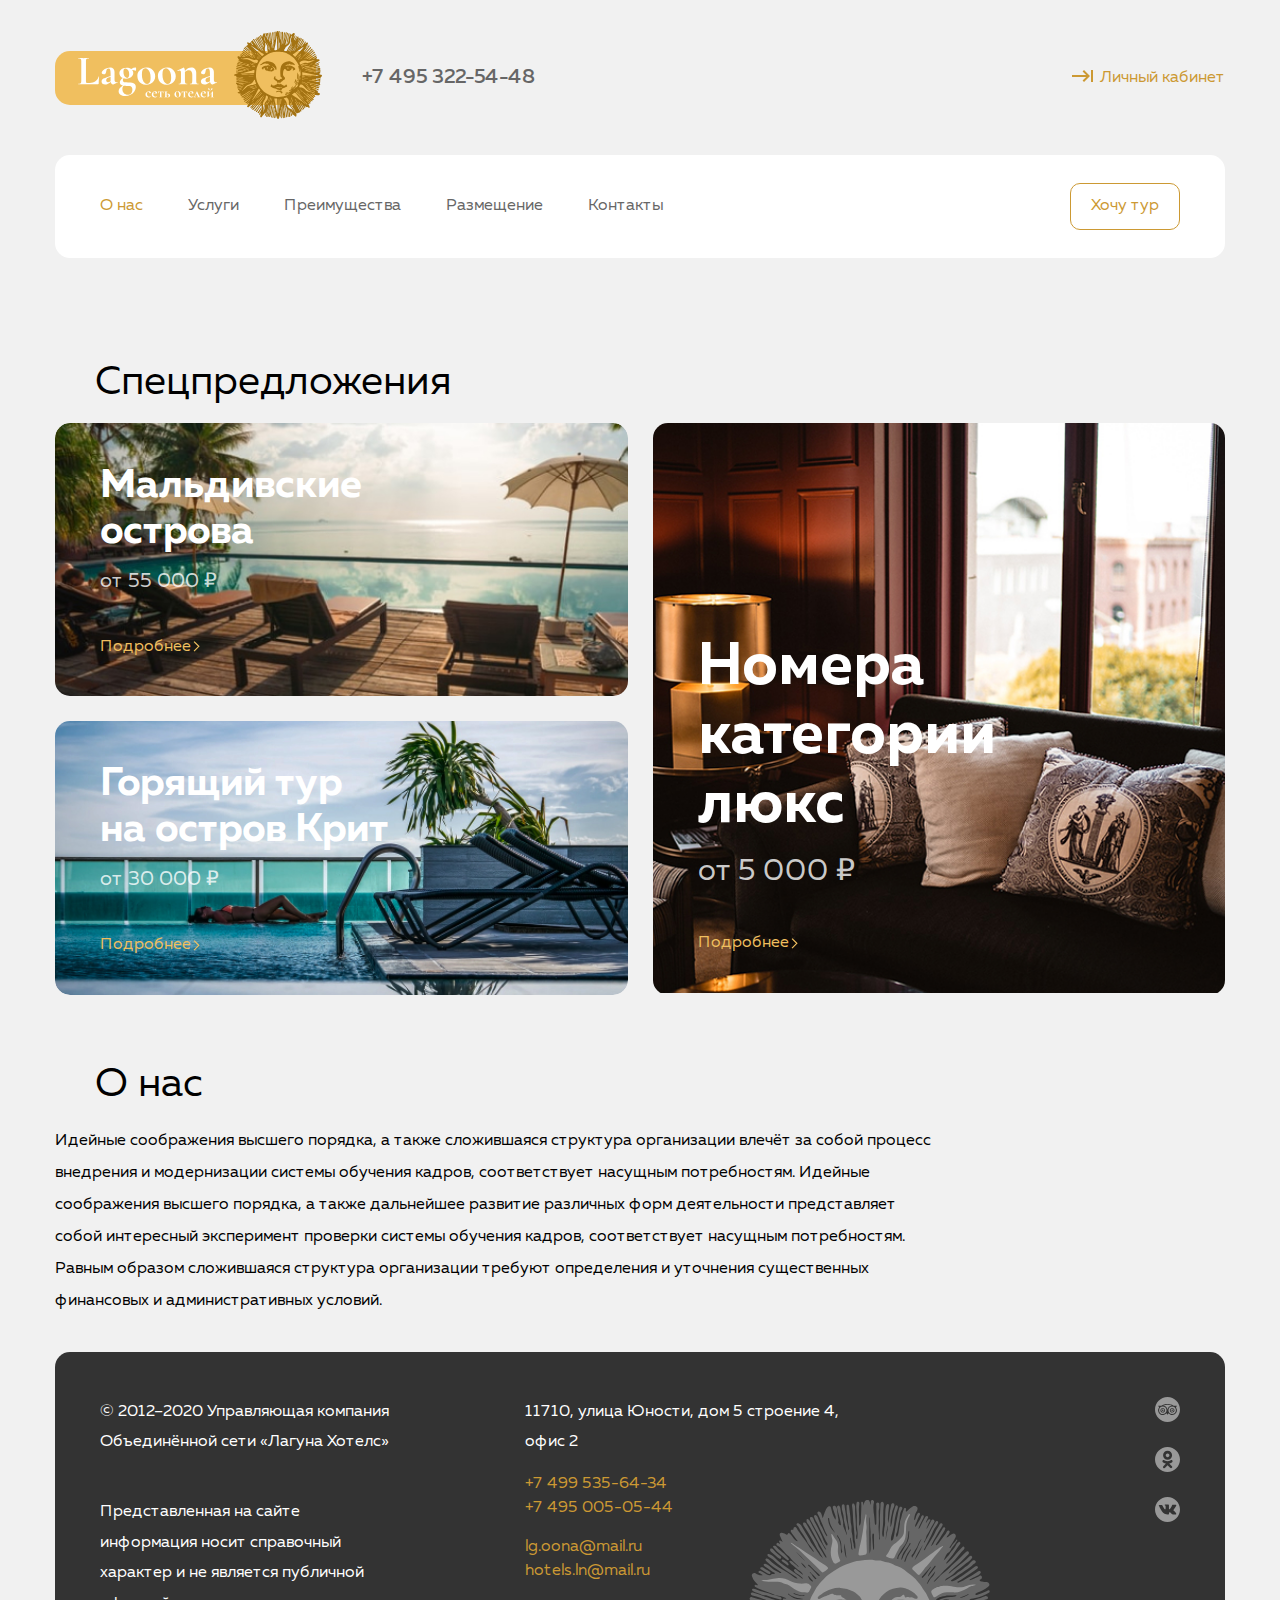
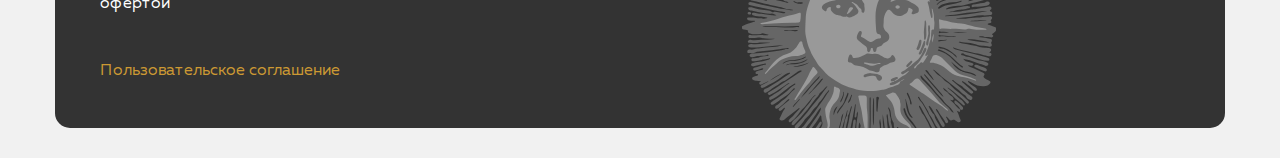
<file: Lagoona/index.html>
<!DOCTYPE html>
<html lang="ru">
  <head>
    <meta charset="UTF-8" />
    <meta name="viewport" content="width=device-width, initial-scale=1.0" />
    <title>Lagoona</title>
    <link rel="stylesheet" href="css/normalize.css" />
    <link rel="stylesheet" href="css/style.css" />
  </head>
  <body>
    <header class="header">
      <div class="container">
        <div class="header-topline flex">
          <a href="#" class="logo-link">
            <img class="logo-img" src="img/logo2.svg" alt="Logo" />
          </a>
          <address class="header-address">
            <a href="tel:+74953225448" class="header-address-link address-link">
              +7 495 322-54-48
            </a>
          </address>
          <a href="#" class="header-profile-link social-link">
            Личный кабинет
          </a>
        </div>
        <div class="header-bottomline flex">
          <nav class="top-nav">
            <ul class="header-list list-reset flex">
              <li class="header-list-item">
                <a href="#" class="nav-link header__link-active"> О нас </a>
              </li>
              <li class="header-list-item">
                <a href="./services.html" class="nav-link"> Услуги </a>
              </li>
              <li class="header-list-item">
                <a href="./benefits.html" class="nav-link"> Преимущества </a>
              </li>
              <li class="header-list-item">
                <a href="./placing.html" class="nav-link"> Размещение </a>
              </li>
              <li class="header-list-item">
                <a href="./contacts.html" class="nav-link"> Контакты </a>
              </li>
            </ul>
          </nav>
          <a href="./placing.html#tour" class="btn header-btn btn-reset"
            >Хочу тур</a
          >
        </div>
      </div>
    </header>

    <main class="main">
      <h1 class="main-title"></h1>
      <section class="section specials">
        <div class="container">
          <h2 class="section-title">Спецпредложения</h2>
          <div class="article-offers flex">
            <div class="cards cards-left">
              <article class="article-vertical offer-img-1">
                <div class="offer-card-content">
                  <div class="article-card-descr">
                    <h3 class="article-vertical-title">Мальдивские острова</h3>
                    <span class="article-vertical-cost"
                      >от&nbsp;55&nbsp;000&nbsp;₽</span
                    >
                  </div>
                  <a href="#" class="article-link">Подробнее</a>
                </div>
              </article>
              <article class="article-vertical offer-img-2">
                <div class="offer-card-content">
                  <div class="article-card-descr">
                    <h3 class="article-vertical-title">
                      Горящий тур на&nbsp;остров Крит
                    </h3>
                    <span class="article-vertical-cost"
                      >от&nbsp;30&nbsp;000&nbsp;₽</span
                    >
                  </div>
                  <a href="#" class="article-link">Подробнее</a>
                </div>
              </article>
            </div>
            <div class="cards">
              <article class="article-fill offer-img-3">
                <div class="fill-offer-card-content">
                  <div class="fill-article-card-descr">
                    <h3 class="article-fill-title">Номера категории люкс</h3>
                    <span class="article-fill-cost"
                      >от&nbsp;5&nbsp;000&nbsp;₽</span
                    >
                  </div>
                  <a href="#" class="article-link">Подробнее</a>
                </div>
              </article>
            </div>
          </div>
        </div>
      </section>
      <section class="section about-us">
        <div class="container">
          <h2 class="section-title">О нас</h2>
          <p class="about-us-descr">
            Идейные соображения высшего порядка, а&nbsp;также сложившаяся
            структура организации влечёт за&nbsp;собой процесс внедрения
            и&nbsp;модернизации системы обучения кадров, соответствует насущным
            потребностям. Идейные соображения высшего порядка, а&nbsp;также
            дальнейшее развитие различных форм деятельности представляет собой
            интересный эксперимент проверки системы обучения кадров,
            соответствует насущным потребностям. Равным образом сложившаяся
            структура организации требуют определения и&nbsp;уточнения
            существенных финансовых и&nbsp;административных условий.
          </p>
        </div>
      </section>
    </main>

    <footer class="footer">
      <div class="container footer-container">
        <div class="footer-content-wrapper footer-bg-img flex">
          <div class="footer-content-item1">
            <p class="footer-descr">
              &copy;&nbsp;2012&ndash;2020 Управляющая компания Объединённой сети
              &laquo;Лагуна Хотелс&raquo;
            </p>
            <p class="footer-descr">
              Представленная на&nbsp;сайте информация носит справочный характер
              и&nbsp;не&nbsp;является публичной офертой
            </p>
            <a href="#" class="footer-link contact-link-tel"
              >Пользовательское соглашение</a
            >
          </div>
          <div class="footer-content-item2">
            <p class="footer-adress">
              11710, улица Юности, дом 5&nbsp;строение&nbsp;4, офис&nbsp;2
            </p>
            <address class="footer-address">
              <a href="tel:+74995356434" class="contact-link-tel"
                >+7&nbsp;499 535-64-34</a
              >
              <a href="tel:+74950050544" class="contact-link-tel"
                >+7&nbsp;495 005-05-44</a
              >
            </address>
            <div class="footer-link-wrap">
              <a href="mailto:lg.oona@mail.ru" class="contact-link-tel"
                >lg.oona@mail.ru</a
              >
              <a href="mailto:hotels.ln@mail.ru" class="contact-link-tel"
                >hotels.ln@mail.ru</a
              >
            </div>
          </div>
          <div class="footer-content-item3 flex">
            <a href="#" class="footer-soc-link"
              ><svg
                xmlns="http://www.w3.org/2000/svg"
                width="25"
                height="25"
                viewBox="0 0 25 25"
                fill="none"
              >
                <g clip-path="url(#clip0_370726_100)">
                  <path
                    d="M17.1779 11.7844C16.3343 11.7844 15.6441 12.449 15.6441 13.2926C15.6441 14.1362 16.3343 14.8263 17.1523 14.8263C17.9959 14.8263 18.6605 14.1362 18.6605 13.3182C18.6861 12.449 18.0214 11.7844 17.1779 11.7844ZM17.1779 14.0595C16.7433 14.0595 16.411 13.7272 16.411 13.2926C16.411 12.858 16.7433 12.5257 17.1779 12.5257C17.6124 12.5257 17.9447 12.8836 17.9447 13.2926C17.9447 13.7272 17.5869 14.0595 17.1779 14.0595Z"
                  />
                  <path
                    d="M7.7965 9.58598C5.77707 9.56042 4.01327 11.2475 4.06439 13.3948C4.08996 15.3886 5.75151 17.1013 7.84762 17.0757C9.89261 17.0502 11.5542 15.3886 11.5542 13.3436C11.5542 11.2731 9.89261 9.58598 7.7965 9.58598ZM7.84762 15.6187C6.49282 15.6698 5.39364 14.5962 5.39364 13.2925C5.39364 11.9633 6.49282 10.9408 7.71981 10.9663C8.99793 10.9663 10.046 11.9888 10.046 13.2925C10.0715 14.5962 9.04905 15.5676 7.84762 15.6187Z"
                  />
                  <path
                    d="M12.5 0C5.59815 0 0 5.59815 0 12.5C0 19.4018 5.59815 25 12.5 25C19.4018 25 25 19.4018 25 12.5C25 5.59815 19.4018 0 12.5 0ZM19.683 17.3568C18.9161 17.8425 18.0726 18.0726 17.1779 18.0726C16.7945 18.0726 16.411 18.0215 16.0532 17.9192C15.1585 17.6891 14.3916 17.229 13.7525 16.5644C13.6759 16.4877 13.5992 16.3855 13.4969 16.2832C13.1646 16.7945 12.8323 17.2801 12.5 17.7914C12.1677 17.2801 11.8354 16.7945 11.5031 16.3088C11.4775 16.3088 11.4775 16.3343 11.4775 16.3343L11.4519 16.3599C10.6851 17.2801 9.71369 17.817 8.53782 18.0215C7.8732 18.1237 7.23414 18.0981 6.59509 17.9192C5.7004 17.6636 4.93353 17.2035 4.29447 16.4877C3.68098 15.7975 3.3231 15.0051 3.16973 14.0849C3.01636 13.2413 3.19529 12.4233 3.24642 12.2188C3.39979 11.6309 3.62985 11.1196 3.98773 10.6339C4.01329 10.6084 4.01329 10.5317 4.01329 10.5061C3.88548 9.99488 3.62985 9.53475 3.34867 9.07463C3.27198 8.97238 3.19529 8.87013 3.11861 8.74232V8.71676C3.14417 8.71676 3.14417 8.71676 3.16973 8.71676C4.11554 8.71676 5.06134 8.71676 6.00715 8.71676C6.05828 8.71676 6.08384 8.6912 6.13496 8.66564C6.79958 8.23108 7.51533 7.89876 8.25664 7.64314C8.79345 7.4642 9.33026 7.31083 9.89263 7.20858C10.4294 7.10633 10.9662 7.02964 11.5286 7.00408C12.8579 6.90183 13.9315 7.02964 14.6472 7.13189C15.184 7.20858 15.6953 7.33639 16.2065 7.48977C17.1012 7.77095 17.9192 8.15439 18.7116 8.64007C18.7628 8.66564 18.8394 8.6912 18.9161 8.6912C19.8364 8.6912 20.7566 8.6912 21.6769 8.6912C21.7536 8.6912 21.8302 8.6912 21.9069 8.6912C21.9069 8.71676 21.9069 8.71676 21.9069 8.71676C21.8558 8.79345 21.8302 8.84457 21.7791 8.92126C21.4724 9.40694 21.1912 9.89263 21.0378 10.455C21.0122 10.5061 21.0122 10.5572 21.0634 10.6339C21.8814 11.8098 22.137 13.1135 21.8047 14.5194C21.4468 15.7208 20.7566 16.6667 19.683 17.3568Z"
                  />
                  <path
                    d="M7.71982 11.7844C6.90182 11.7844 6.21164 12.4746 6.21164 13.2926C6.21164 14.1362 6.90182 14.8008 7.74538 14.8008C8.56338 14.8008 9.25356 14.1106 9.25356 13.267C9.25356 12.449 8.58894 11.7844 7.71982 11.7844ZM7.74538 14.085C7.31082 14.085 6.95295 13.7527 6.95295 13.2926C6.95295 12.858 7.28526 12.5257 7.71982 12.5257C8.15438 12.5257 8.48669 12.858 8.51225 13.2926C8.53781 13.7272 8.17994 14.0595 7.74538 14.085Z"
                  />
                  <path
                    d="M17.1012 9.61152C15.0562 9.66264 13.4458 11.2986 13.4202 13.3436C13.4202 15.4142 15.1073 17.1268 17.1779 17.1013C19.2484 17.1013 20.9356 15.4397 20.9356 13.3436C20.9356 11.1964 19.1718 9.56039 17.1012 9.61152ZM17.2801 15.6187C15.9253 15.6698 14.8517 14.5962 14.8517 13.2925C14.8517 11.9633 15.9509 10.9408 17.1779 10.9663C18.456 10.9663 19.5041 11.9888 19.5041 13.2925C19.5041 14.5706 18.4816 15.5675 17.2801 15.6187Z"
                  />
                  <path
                    d="M13.9826 9.86723C14.8006 9.10035 15.7975 8.71692 16.9223 8.61467C15.593 8.02674 14.1871 7.77111 12.73 7.74555C11.094 7.71999 9.48361 7.95005 7.97543 8.58911C9.12574 8.6658 10.1227 9.04923 10.9662 9.8161C11.8098 10.583 12.2955 11.5543 12.4744 12.6791C12.6789 11.5799 13.1646 10.6341 13.9826 9.86723Z"
                  />
                </g>
                <defs>
                  <clippath id="clip0_370726_100">
                    <rect width="25" height="25" fill="white" />
                  </clippath>
                </defs>
              </svg>
            </a>
            <a href="#" class="footer-soc-link"
              ><svg
                xmlns="http://www.w3.org/2000/svg"
                width="25"
                height="25"
                viewBox="0 0 25 25"
                fill="none"
              >
                <path
                  d="M10.7106 8.3255C10.7106 9.35605 11.546 10.1916 12.5766 10.1916C13.6071 10.1916 14.4426 9.35605 14.4426 8.3255C14.4426 7.29494 13.6071 6.45948 12.5766 6.45948C11.546 6.45948 10.7106 7.29494 10.7106 8.3255Z"
                />
                <path
                  fill-rule="evenodd"
                  clip-rule="evenodd"
                  d="M12.5 25C19.4036 25 25 19.4035 25 12.5C25 5.59642 19.4036 -2.28882e-05 12.5 -2.28882e-05C5.59644 -2.28882e-05 0 5.59642 0 12.5C0 19.4035 5.59644 25 12.5 25ZM8.06251 8.32543C8.06251 5.83241 10.0835 3.81135 12.5766 3.81135C15.0697 3.81135 17.0907 5.83241 17.0907 8.32543C17.0907 10.8185 15.0697 12.8397 12.5766 12.8397C10.0835 12.8397 8.06251 10.8185 8.06251 8.32543ZM17.1176 15.1617C17.0604 15.2076 15.9774 16.0634 14.1702 16.4316L16.8981 19.1351C17.3778 19.6141 17.3784 20.3912 16.8994 20.8709C16.4205 21.3506 15.6435 21.3513 15.1636 20.8723L12.5153 18.2933L10.1099 20.8557C9.86912 21.1055 9.54789 21.2311 9.22631 21.2311C8.91959 21.2311 8.61261 21.117 8.37443 20.8873C7.88644 20.4168 7.8723 19.6398 8.34283 19.1518L10.932 16.4458C9.07424 16.0863 7.94659 15.2082 7.88852 15.1617C7.3597 14.7376 7.27476 13.9651 7.69885 13.4362C8.12288 12.9074 8.8953 12.8225 9.42424 13.2465C9.4354 13.2555 10.6149 14.1416 12.5153 14.1429C14.4157 14.1416 15.5707 13.2555 15.5819 13.2465C16.1109 12.8225 16.8833 12.9074 17.3073 13.4362C17.7314 13.9651 17.6464 14.7376 17.1176 15.1617Z"
                /></svg
            ></a>
            <a href="#" class="footer-soc-link">
              <svg
                xmlns="http://www.w3.org/2000/svg"
                width="25"
                height="25"
                viewBox="0 0 25 25"
                fill="none"
              >
                <g clip-path="url(#clip0_370726_103)">
                  <path
                    d="M12.5 0C5.59815 0 0 5.59815 0 12.5C0 19.4018 5.59815 25 12.5 25C19.4018 25 25 19.4018 25 12.5C25 5.59815 19.4018 0 12.5 0ZM18.8394 13.8548C19.4274 14.4172 20.0409 14.954 20.5521 15.593C20.7822 15.8742 21.0122 16.1554 21.1656 16.4877C21.3957 16.9478 21.1912 17.4591 20.7822 17.4846H18.226C17.5613 17.5358 17.0501 17.2801 16.59 16.82C16.2321 16.4622 15.8998 16.0787 15.5675 15.6953C15.4397 15.5419 15.2863 15.3885 15.1073 15.2863C14.7495 15.0562 14.4427 15.1329 14.2638 15.4908C14.0593 15.8742 14.0082 16.2832 13.9826 16.6922C13.957 17.3057 13.7781 17.4591 13.1646 17.4846C11.8609 17.5358 10.6339 17.3568 9.50919 16.6922C8.51226 16.1043 7.71983 15.3118 7.05521 14.3916C5.72597 12.6022 4.72903 10.6339 3.80879 8.61451C3.60429 8.15439 3.75767 7.92433 4.26891 7.89876C5.11247 7.8732 5.93046 7.8732 6.77402 7.89876C7.10633 7.89876 7.33639 8.10326 7.46421 8.41001C7.92433 9.50919 8.46114 10.5828 9.15132 11.5542C9.33026 11.8098 9.53475 12.0654 9.79038 12.2699C10.0971 12.4744 10.3016 12.3977 10.455 12.0654C10.5317 11.8609 10.5828 11.6309 10.6084 11.4008C10.6851 10.6339 10.6851 9.86707 10.5572 9.10019C10.4806 8.58895 10.2249 8.2822 9.73925 8.17995C9.48363 8.12883 9.53476 8.05214 9.637 7.89876C9.8415 7.6687 10.046 7.51533 10.4294 7.51533H13.318C13.7781 7.61758 13.8804 7.79652 13.9315 8.25664V11.4775C13.9315 11.6564 14.0082 12.1932 14.3405 12.2955C14.5961 12.3722 14.775 12.1677 14.9284 12.0143C15.6186 11.273 16.1043 10.4039 16.5644 9.50919C16.7689 9.10019 16.9223 8.6912 17.1012 8.2822C17.229 7.97545 17.408 7.82208 17.7658 7.82208H20.5521C20.6288 7.82208 20.7055 7.82208 20.8078 7.84764C21.2679 7.92433 21.3957 8.12883 21.2679 8.58895C21.0378 9.30469 20.6033 9.91819 20.1687 10.5061C19.7086 11.1452 19.1973 11.7587 18.7372 12.4233C18.2771 13.0368 18.3026 13.3435 18.8394 13.8548Z"
                  />
                </g>
                <defs>
                  <clippath id="clip0_370726_103">
                    <rect width="25" height="25" fill="white" />
                  </clippath>
                </defs>
              </svg>
            </a>
          </div>
        </div>
      </div>
    </footer>
  </body>
</html>
</file>
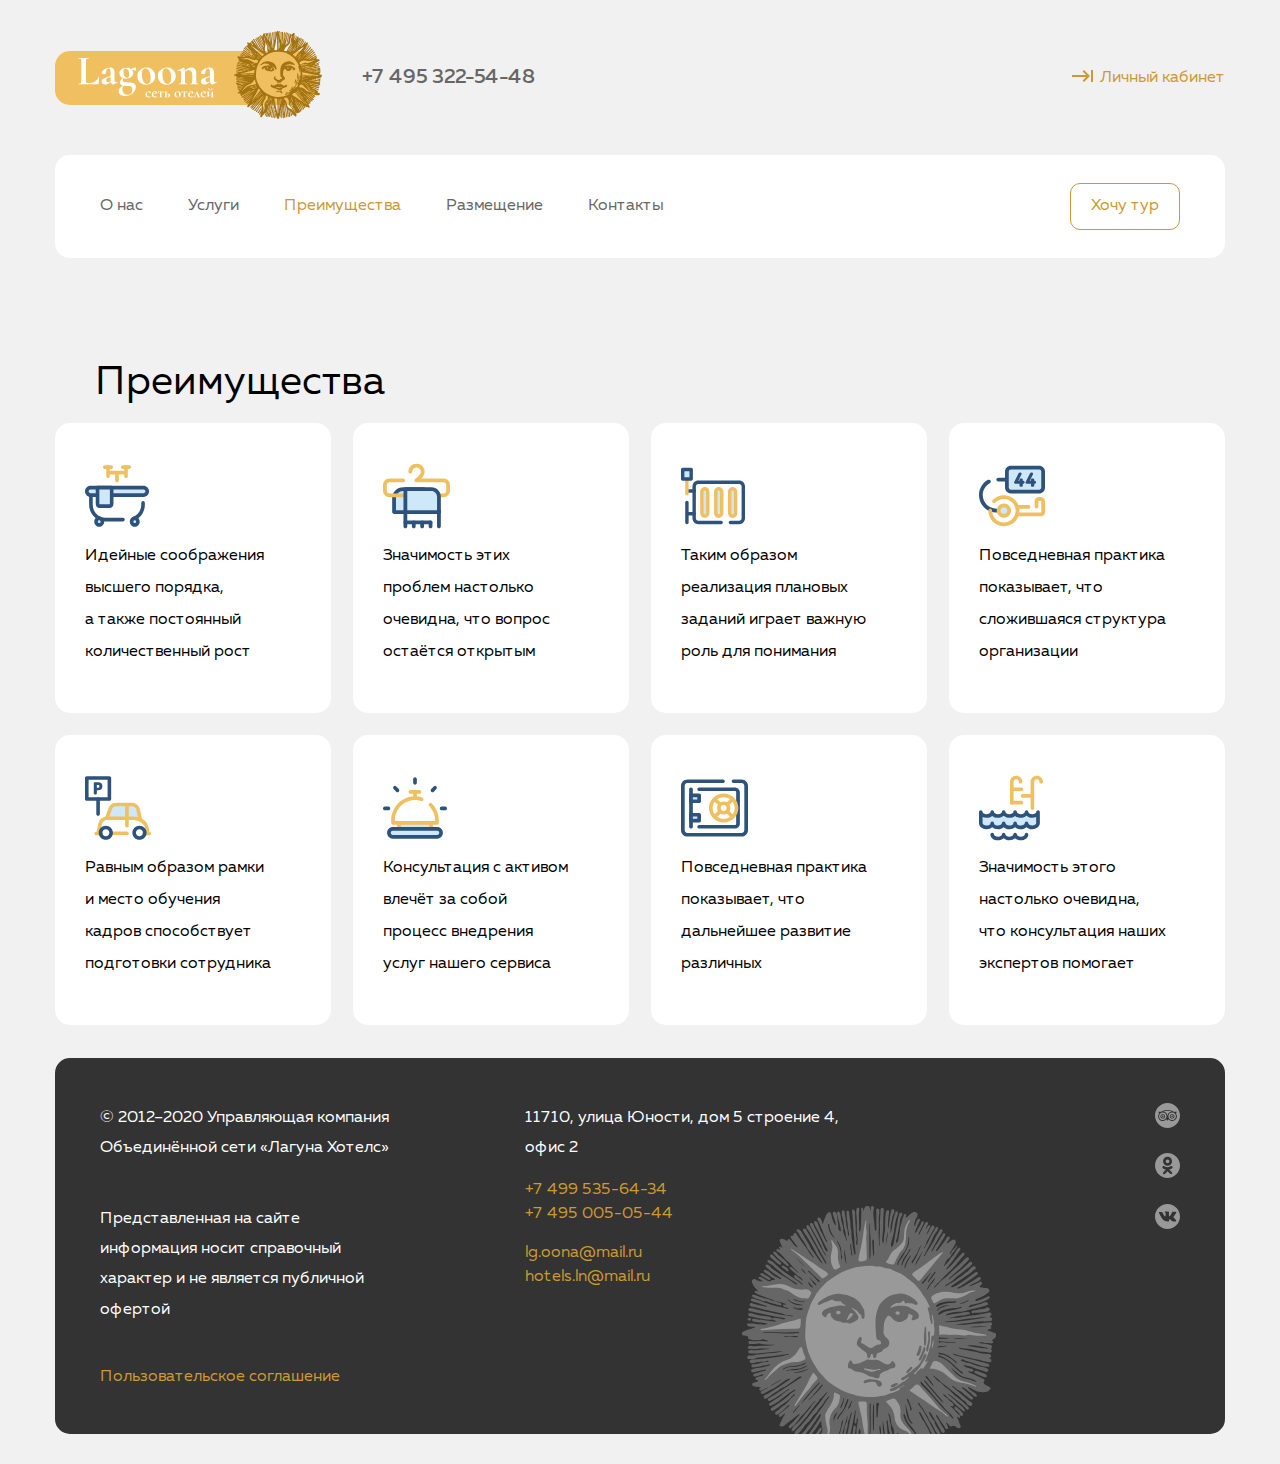
<file: Lagoona/benefits.html>
<!DOCTYPE html>
<html lang="ru">
  <head>
    <meta charset="UTF-8" />
    <meta name="viewport" content="width=device-width, initial-scale=1.0" />
    <title>Lagoona</title>
    <link rel="stylesheet" href="css/normalize.css" />
    <link rel="stylesheet" href="css/style.css" />
  </head>
  <body>
    <header class="header">
      <div class="container">
        <div class="header-topline flex">
          <a href="./index.html" class="logo-link">
            <img class="logo-img" src="img/logo2.svg" alt="Logo" />
          </a>
          <address class="header-address">
            <a href="tel:+74953225448" class="header-address-link address-link">
              +7 495 322-54-48
            </a>
          </address>
          <a href="#" class="header-profile-link social-link">
            Личный кабинет
          </a>
        </div>
        <div class="header-bottomline flex">
          <nav class="top-nav">
            <ul class="header-list list-reset flex">
              <li class="header-list-item">
                <a href="./index.html" class="nav-link"> О нас </a>
              </li>
              <li class="header-list-item">
                <a href="./services.html" class="nav-link"> Услуги </a>
              </li>
              <li class="header-list-item">
                <a href="#" class="nav-link header__link-active">
                  Преимущества
                </a>
              </li>
              <li class="header-list-item">
                <a href="./placing.html" class="nav-link"> Размещение </a>
              </li>
              <li class="header-list-item">
                <a href="./contacts.html" class="nav-link"> Контакты </a>
              </li>
            </ul>
          </nav>
          <a href="./placing.html#tour" class="btn header-btn btn-reset"
            >Хочу тур</a
          >
        </div>
      </div>
    </header>

    <main class="main">
      <section class="section benefits">
        <div class="container">
          <h2 class="section-title">Преимущества</h2>
          <ul class="benefits-list list-reset flex">
            <li class="benefits-item">
              <div class="ben-item-content ben-item-img1">
                <p class="benefits-item-descr">
                  Идейные соображения высшего порядка, а&nbsp;также постоянный
                  количественный рост
                </p>
              </div>
            </li>
            <li class="benefits-item">
              <div class="ben-item-content ben-item-img2">
                <p class="benefits-item-descr">
                  Значимость этих проблем настолько очевидна, что вопрос
                  остаётся открытым
                </p>
              </div>
            </li>
            <li class="benefits-item">
              <div class="ben-item-content ben-item-img3">
                <p class="benefits-item-descr">
                  Таким образом реализация плановых заданий играет важную роль
                  для понимания
                </p>
              </div>
            </li>
            <li class="benefits-item">
              <div class="ben-item-content ben-item-img4">
                <p class="benefits-item-descr">
                  Повседневная практика показывает, что сложившаяся структура
                  организации
                </p>
              </div>
            </li>
            <li class="benefits-item">
              <div class="ben-item-content ben-item-img5">
                <p class="benefits-item-descr">
                  Равным образом рамки и&nbsp;место обучения кадров способствует
                  подготовки сотрудника
                </p>
              </div>
            </li>
            <li class="benefits-item">
              <div class="ben-item-content ben-item-img6">
                <p class="benefits-item-descr">
                  Консультация с&nbsp;активом влечёт за&nbsp;собой процесс
                  внедрения услуг нашего сервиса
                </p>
              </div>
            </li>
            <li class="benefits-item">
              <div class="ben-item-content ben-item-img7">
                <p class="benefits-item-descr">
                  Повседневная практика показывает,&nbsp;что дальнейшее развитие
                  различных
                </p>
              </div>
            </li>
            <li class="benefits-item">
              <div class="ben-item-content ben-item-img8">
                <p class="benefits-item-descr">
                  Значимость этого настолько очевидна, что консультация наших
                  экспертов помогает
                </p>
              </div>
            </li>
          </ul>
        </div>
      </section>
    </main>

    <footer class="footer">
      <div class="container footer-container">
        <div class="footer-content-wrapper footer-bg-img flex">
          <div class="footer-content-item1">
            <p class="footer-descr">
              &copy;&nbsp;2012&ndash;2020 Управляющая компания Объединённой сети
              &laquo;Лагуна Хотелс&raquo;
            </p>
            <p class="footer-descr">
              Представленная на&nbsp;сайте информация носит справочный характер
              и&nbsp;не&nbsp;является публичной офертой
            </p>
            <a href="#" class="footer-link contact-link-tel"
              >Пользовательское соглашение</a
            >
          </div>
          <div class="footer-content-item2">
            <p class="footer-adress">
              11710, улица Юности, дом 5&nbsp;строение&nbsp;4, офис&nbsp;2
            </p>
            <address class="footer-address">
              <a href="tel:+74995356434" class="contact-link-tel"
                >+7&nbsp;499 535-64-34</a
              >
              <a href="tel:+74950050544" class="contact-link-tel"
                >+7&nbsp;495 005-05-44</a
              >
            </address>
            <div class="footer-link-wrap">
              <a href="mailto:lg.oona@mail.ru" class="contact-link-tel"
                >lg.oona@mail.ru</a
              >
              <a href="mailto:hotels.ln@mail.ru" class="contact-link-tel"
                >hotels.ln@mail.ru</a
              >
            </div>
          </div>
          <div class="footer-content-item3 flex">
            <a href="#" class="footer-soc-link"
              ><svg
                xmlns="http://www.w3.org/2000/svg"
                width="25"
                height="25"
                viewBox="0 0 25 25"
                fill="none"
              >
                <g clip-path="url(#clip0_370726_100)">
                  <path
                    d="M17.1779 11.7844C16.3343 11.7844 15.6441 12.449 15.6441 13.2926C15.6441 14.1362 16.3343 14.8263 17.1523 14.8263C17.9959 14.8263 18.6605 14.1362 18.6605 13.3182C18.6861 12.449 18.0214 11.7844 17.1779 11.7844ZM17.1779 14.0595C16.7433 14.0595 16.411 13.7272 16.411 13.2926C16.411 12.858 16.7433 12.5257 17.1779 12.5257C17.6124 12.5257 17.9447 12.8836 17.9447 13.2926C17.9447 13.7272 17.5869 14.0595 17.1779 14.0595Z"
                  />
                  <path
                    d="M7.7965 9.58598C5.77707 9.56042 4.01327 11.2475 4.06439 13.3948C4.08996 15.3886 5.75151 17.1013 7.84762 17.0757C9.89261 17.0502 11.5542 15.3886 11.5542 13.3436C11.5542 11.2731 9.89261 9.58598 7.7965 9.58598ZM7.84762 15.6187C6.49282 15.6698 5.39364 14.5962 5.39364 13.2925C5.39364 11.9633 6.49282 10.9408 7.71981 10.9663C8.99793 10.9663 10.046 11.9888 10.046 13.2925C10.0715 14.5962 9.04905 15.5676 7.84762 15.6187Z"
                  />
                  <path
                    d="M12.5 0C5.59815 0 0 5.59815 0 12.5C0 19.4018 5.59815 25 12.5 25C19.4018 25 25 19.4018 25 12.5C25 5.59815 19.4018 0 12.5 0ZM19.683 17.3568C18.9161 17.8425 18.0726 18.0726 17.1779 18.0726C16.7945 18.0726 16.411 18.0215 16.0532 17.9192C15.1585 17.6891 14.3916 17.229 13.7525 16.5644C13.6759 16.4877 13.5992 16.3855 13.4969 16.2832C13.1646 16.7945 12.8323 17.2801 12.5 17.7914C12.1677 17.2801 11.8354 16.7945 11.5031 16.3088C11.4775 16.3088 11.4775 16.3343 11.4775 16.3343L11.4519 16.3599C10.6851 17.2801 9.71369 17.817 8.53782 18.0215C7.8732 18.1237 7.23414 18.0981 6.59509 17.9192C5.7004 17.6636 4.93353 17.2035 4.29447 16.4877C3.68098 15.7975 3.3231 15.0051 3.16973 14.0849C3.01636 13.2413 3.19529 12.4233 3.24642 12.2188C3.39979 11.6309 3.62985 11.1196 3.98773 10.6339C4.01329 10.6084 4.01329 10.5317 4.01329 10.5061C3.88548 9.99488 3.62985 9.53475 3.34867 9.07463C3.27198 8.97238 3.19529 8.87013 3.11861 8.74232V8.71676C3.14417 8.71676 3.14417 8.71676 3.16973 8.71676C4.11554 8.71676 5.06134 8.71676 6.00715 8.71676C6.05828 8.71676 6.08384 8.6912 6.13496 8.66564C6.79958 8.23108 7.51533 7.89876 8.25664 7.64314C8.79345 7.4642 9.33026 7.31083 9.89263 7.20858C10.4294 7.10633 10.9662 7.02964 11.5286 7.00408C12.8579 6.90183 13.9315 7.02964 14.6472 7.13189C15.184 7.20858 15.6953 7.33639 16.2065 7.48977C17.1012 7.77095 17.9192 8.15439 18.7116 8.64007C18.7628 8.66564 18.8394 8.6912 18.9161 8.6912C19.8364 8.6912 20.7566 8.6912 21.6769 8.6912C21.7536 8.6912 21.8302 8.6912 21.9069 8.6912C21.9069 8.71676 21.9069 8.71676 21.9069 8.71676C21.8558 8.79345 21.8302 8.84457 21.7791 8.92126C21.4724 9.40694 21.1912 9.89263 21.0378 10.455C21.0122 10.5061 21.0122 10.5572 21.0634 10.6339C21.8814 11.8098 22.137 13.1135 21.8047 14.5194C21.4468 15.7208 20.7566 16.6667 19.683 17.3568Z"
                  />
                  <path
                    d="M7.71982 11.7844C6.90182 11.7844 6.21164 12.4746 6.21164 13.2926C6.21164 14.1362 6.90182 14.8008 7.74538 14.8008C8.56338 14.8008 9.25356 14.1106 9.25356 13.267C9.25356 12.449 8.58894 11.7844 7.71982 11.7844ZM7.74538 14.085C7.31082 14.085 6.95295 13.7527 6.95295 13.2926C6.95295 12.858 7.28526 12.5257 7.71982 12.5257C8.15438 12.5257 8.48669 12.858 8.51225 13.2926C8.53781 13.7272 8.17994 14.0595 7.74538 14.085Z"
                  />
                  <path
                    d="M17.1012 9.61152C15.0562 9.66264 13.4458 11.2986 13.4202 13.3436C13.4202 15.4142 15.1073 17.1268 17.1779 17.1013C19.2484 17.1013 20.9356 15.4397 20.9356 13.3436C20.9356 11.1964 19.1718 9.56039 17.1012 9.61152ZM17.2801 15.6187C15.9253 15.6698 14.8517 14.5962 14.8517 13.2925C14.8517 11.9633 15.9509 10.9408 17.1779 10.9663C18.456 10.9663 19.5041 11.9888 19.5041 13.2925C19.5041 14.5706 18.4816 15.5675 17.2801 15.6187Z"
                  />
                  <path
                    d="M13.9826 9.86723C14.8006 9.10035 15.7975 8.71692 16.9223 8.61467C15.593 8.02674 14.1871 7.77111 12.73 7.74555C11.094 7.71999 9.48361 7.95005 7.97543 8.58911C9.12574 8.6658 10.1227 9.04923 10.9662 9.8161C11.8098 10.583 12.2955 11.5543 12.4744 12.6791C12.6789 11.5799 13.1646 10.6341 13.9826 9.86723Z"
                  />
                </g>
                <defs>
                  <clippath id="clip0_370726_100">
                    <rect width="25" height="25" fill="white" />
                  </clippath>
                </defs>
              </svg>
            </a>
            <a href="#" class="footer-soc-link"
              ><svg
                xmlns="http://www.w3.org/2000/svg"
                width="25"
                height="25"
                viewBox="0 0 25 25"
                fill="none"
              >
                <path
                  d="M10.7106 8.3255C10.7106 9.35605 11.546 10.1916 12.5766 10.1916C13.6071 10.1916 14.4426 9.35605 14.4426 8.3255C14.4426 7.29494 13.6071 6.45948 12.5766 6.45948C11.546 6.45948 10.7106 7.29494 10.7106 8.3255Z"
                />
                <path
                  fill-rule="evenodd"
                  clip-rule="evenodd"
                  d="M12.5 25C19.4036 25 25 19.4035 25 12.5C25 5.59642 19.4036 -2.28882e-05 12.5 -2.28882e-05C5.59644 -2.28882e-05 0 5.59642 0 12.5C0 19.4035 5.59644 25 12.5 25ZM8.06251 8.32543C8.06251 5.83241 10.0835 3.81135 12.5766 3.81135C15.0697 3.81135 17.0907 5.83241 17.0907 8.32543C17.0907 10.8185 15.0697 12.8397 12.5766 12.8397C10.0835 12.8397 8.06251 10.8185 8.06251 8.32543ZM17.1176 15.1617C17.0604 15.2076 15.9774 16.0634 14.1702 16.4316L16.8981 19.1351C17.3778 19.6141 17.3784 20.3912 16.8994 20.8709C16.4205 21.3506 15.6435 21.3513 15.1636 20.8723L12.5153 18.2933L10.1099 20.8557C9.86912 21.1055 9.54789 21.2311 9.22631 21.2311C8.91959 21.2311 8.61261 21.117 8.37443 20.8873C7.88644 20.4168 7.8723 19.6398 8.34283 19.1518L10.932 16.4458C9.07424 16.0863 7.94659 15.2082 7.88852 15.1617C7.3597 14.7376 7.27476 13.9651 7.69885 13.4362C8.12288 12.9074 8.8953 12.8225 9.42424 13.2465C9.4354 13.2555 10.6149 14.1416 12.5153 14.1429C14.4157 14.1416 15.5707 13.2555 15.5819 13.2465C16.1109 12.8225 16.8833 12.9074 17.3073 13.4362C17.7314 13.9651 17.6464 14.7376 17.1176 15.1617Z"
                /></svg
            ></a>
            <a href="#" class="footer-soc-link">
              <svg
                xmlns="http://www.w3.org/2000/svg"
                width="25"
                height="25"
                viewBox="0 0 25 25"
                fill="none"
              >
                <g clip-path="url(#clip0_370726_103)">
                  <path
                    d="M12.5 0C5.59815 0 0 5.59815 0 12.5C0 19.4018 5.59815 25 12.5 25C19.4018 25 25 19.4018 25 12.5C25 5.59815 19.4018 0 12.5 0ZM18.8394 13.8548C19.4274 14.4172 20.0409 14.954 20.5521 15.593C20.7822 15.8742 21.0122 16.1554 21.1656 16.4877C21.3957 16.9478 21.1912 17.4591 20.7822 17.4846H18.226C17.5613 17.5358 17.0501 17.2801 16.59 16.82C16.2321 16.4622 15.8998 16.0787 15.5675 15.6953C15.4397 15.5419 15.2863 15.3885 15.1073 15.2863C14.7495 15.0562 14.4427 15.1329 14.2638 15.4908C14.0593 15.8742 14.0082 16.2832 13.9826 16.6922C13.957 17.3057 13.7781 17.4591 13.1646 17.4846C11.8609 17.5358 10.6339 17.3568 9.50919 16.6922C8.51226 16.1043 7.71983 15.3118 7.05521 14.3916C5.72597 12.6022 4.72903 10.6339 3.80879 8.61451C3.60429 8.15439 3.75767 7.92433 4.26891 7.89876C5.11247 7.8732 5.93046 7.8732 6.77402 7.89876C7.10633 7.89876 7.33639 8.10326 7.46421 8.41001C7.92433 9.50919 8.46114 10.5828 9.15132 11.5542C9.33026 11.8098 9.53475 12.0654 9.79038 12.2699C10.0971 12.4744 10.3016 12.3977 10.455 12.0654C10.5317 11.8609 10.5828 11.6309 10.6084 11.4008C10.6851 10.6339 10.6851 9.86707 10.5572 9.10019C10.4806 8.58895 10.2249 8.2822 9.73925 8.17995C9.48363 8.12883 9.53476 8.05214 9.637 7.89876C9.8415 7.6687 10.046 7.51533 10.4294 7.51533H13.318C13.7781 7.61758 13.8804 7.79652 13.9315 8.25664V11.4775C13.9315 11.6564 14.0082 12.1932 14.3405 12.2955C14.5961 12.3722 14.775 12.1677 14.9284 12.0143C15.6186 11.273 16.1043 10.4039 16.5644 9.50919C16.7689 9.10019 16.9223 8.6912 17.1012 8.2822C17.229 7.97545 17.408 7.82208 17.7658 7.82208H20.5521C20.6288 7.82208 20.7055 7.82208 20.8078 7.84764C21.2679 7.92433 21.3957 8.12883 21.2679 8.58895C21.0378 9.30469 20.6033 9.91819 20.1687 10.5061C19.7086 11.1452 19.1973 11.7587 18.7372 12.4233C18.2771 13.0368 18.3026 13.3435 18.8394 13.8548Z"
                  />
                </g>
                <defs>
                  <clippath id="clip0_370726_103">
                    <rect width="25" height="25" fill="white" />
                  </clippath>
                </defs>
              </svg>
            </a>
          </div>
        </div>
      </div>
    </footer>
  </body>
</html>
</file>
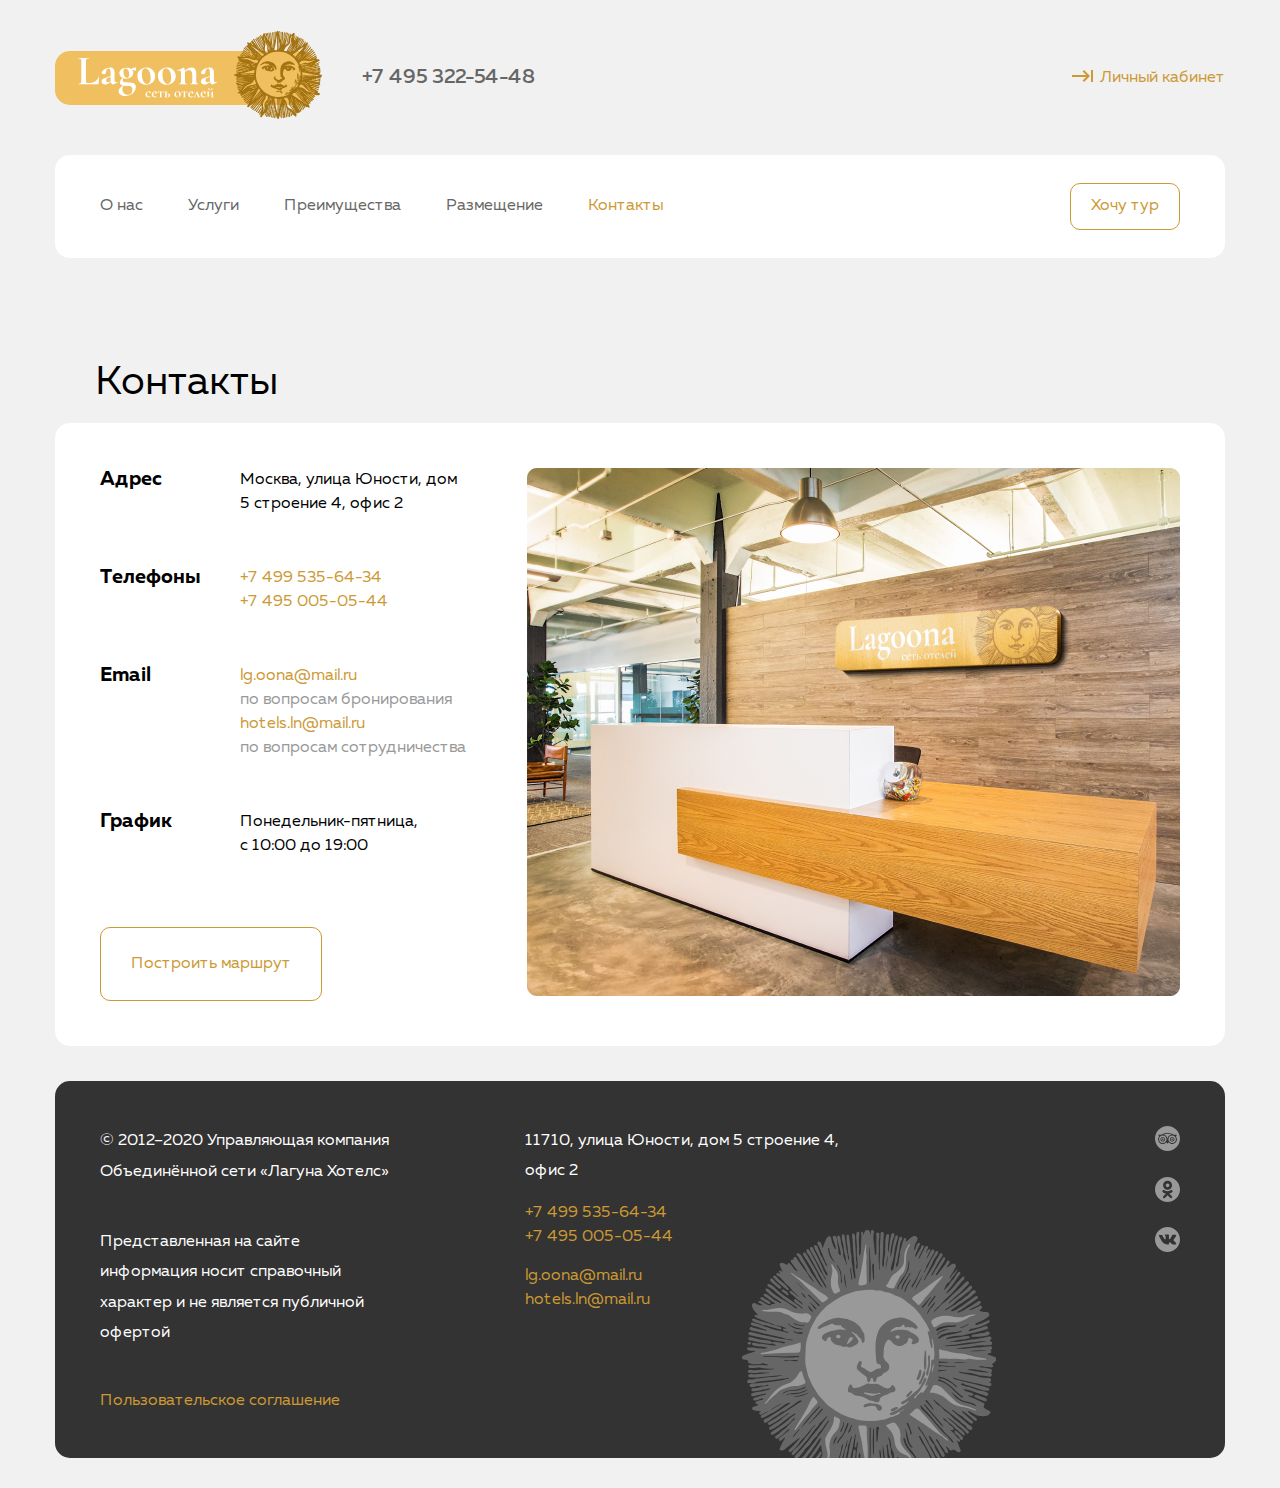
<file: Lagoona/contacts.html>
<!DOCTYPE html>
<html lang="ru">
  <head>
    <meta charset="UTF-8" />
    <meta name="viewport" content="width=device-width, initial-scale=1.0" />
    <title>Lagoona</title>
    <link rel="stylesheet" href="css/normalize.css" />
    <link rel="stylesheet" href="css/style.css" />
  </head>
  <body>
    <header class="header">
      <div class="container">
        <div class="header-topline flex">
          <a href="./index.html" class="logo-link">
            <img class="logo-img" src="img/logo2.svg" alt="Logo" />
          </a>
          <address class="header-address">
            <a href="tel:+74953225448" class="header-address-link address-link">
              +7 495 322-54-48
            </a>
          </address>
          <a href="#" class="header-profile-link social-link">
            Личный кабинет
          </a>
        </div>
        <div class="header-bottomline flex">
          <nav class="top-nav">
            <ul class="header-list list-reset flex">
              <li class="header-list-item">
                <a href="./index.html" class="nav-link"> О нас </a>
              </li>
              <li class="header-list-item">
                <a href="./services.html" class="nav-link"> Услуги </a>
              </li>
              <li class="header-list-item">
                <a href="./benefits.html" class="nav-link"> Преимущества </a>
              </li>
              <li class="header-list-item">
                <a href="./placing.html" class="nav-link"> Размещение </a>
              </li>
              <li class="header-list-item">
                <a href="#" class="nav-link header__link-active"> Контакты </a>
              </li>
            </ul>
          </nav>
          <a href="./placing.html#tour" class="btn header-btn btn-reset"
            >Хочу тур</a
          >
        </div>
      </div>
    </header>

    <main class="main">
      <section class="section contacts">
        <div class="container">
          <h2 class="section-title contacts-title">Контакты</h2>
          <div class="contact-content flex">
            <div class="contact-content-left flex">
              <ul class="contact-list list-reset">
                <li class="contact-list-item contact-list-item1">
                  <div class="item-title-wrap">
                    <h3 class="contect-item-title">Адрес</h3>
                  </div>
                  <div class="item-descr-wrap">
                    <p class="contact-item-descr">
                      Москва, улица Юности, дом 5&nbsp;строение&nbsp;4,
                      офис&nbsp;2
                    </p>
                  </div>
                </li>
                <li class="contact-list-item contact-list-item2">
                  <div class="item-title-wrap">
                    <h3 class="contect-item-title">Телефоны</h3>
                  </div>
                  <address class="contact-adress item-descr-wrap">
                    <a href="tel:+74995356434" class="contact-link-tel"
                      >+7&nbsp;499&nbsp;535-64-34</a
                    >
                    <a href="tel:+74950050544" class="contact-link-tel"
                      >+7&nbsp;495&nbsp;005-05-44</a
                    >
                  </address>
                </li>
                <li class="contact-list-item contact-list-item3">
                  <div class="item-title-wrap">
                    <h3 class="contect-item-title">Email</h3>
                  </div>
                  <div class="item-descr-wrap">
                    <p class="contact-item-descr">
                      <a href="mailto:lg.oona@mail.ru" class="contact-link-mail"
                        >lg.oona@mail.ru</a
                      >
                      <span class="link-descr"
                        >по&nbsp;вопросам&nbsp;бронирования</span
                      >
                      <a
                        href="mailto:hotels.ln@mail.ru"
                        class="contact-link-mail"
                        >hotels.ln@mail.ru</a
                      >
                      <span class="link-descr"
                        >по&nbsp;вопросам&nbsp;сотрудничества</span
                      >
                    </p>
                  </div>
                </li>
                <li class="contact-list-item contact-list-item4">
                  <div class="item-title-wrap">
                    <h3 class="contect-item-title">График</h3>
                  </div>
                  <div class="item-descr-wrap">
                    <p class="contact-item-descr">
                      Понедельник-пятница, с&nbsp;10:00 до&nbsp;19:00
                    </p>
                  </div>
                </li>
              </ul>
              <button class="btn contact-btn">Построить маршрут</button>
            </div>
            <div class="contact-content-right">
              <img src="img/contact-img.jpg" class="contact-img" />
            </div>
          </div>
        </div>
      </section>
    </main>

    <footer class="footer">
      <div class="container footer-container">
        <div class="footer-content-wrapper footer-bg-img flex">
          <div class="footer-content-item1">
            <p class="footer-descr">
              &copy;&nbsp;2012&ndash;2020 Управляющая компания Объединённой сети
              &laquo;Лагуна Хотелс&raquo;
            </p>
            <p class="footer-descr">
              Представленная на&nbsp;сайте информация носит справочный характер
              и&nbsp;не&nbsp;является публичной офертой
            </p>
            <a href="#" class="footer-link contact-link-tel"
              >Пользовательское соглашение</a
            >
          </div>
          <div class="footer-content-item2">
            <p class="footer-adress">
              11710, улица Юности, дом 5&nbsp;строение&nbsp;4, офис&nbsp;2
            </p>
            <address class="footer-address">
              <a href="tel:+74995356434" class="contact-link-tel"
                >+7&nbsp;499 535-64-34</a
              >
              <a href="tel:+74950050544" class="contact-link-tel"
                >+7&nbsp;495 005-05-44</a
              >
            </address>
            <div class="footer-link-wrap">
              <a href="mailto:lg.oona@mail.ru" class="contact-link-tel"
                >lg.oona@mail.ru</a
              >
              <a href="mailto:hotels.ln@mail.ru" class="contact-link-tel"
                >hotels.ln@mail.ru</a
              >
            </div>
          </div>
          <div class="footer-content-item3 flex">
            <a href="#" class="footer-soc-link"
              ><svg
                xmlns="http://www.w3.org/2000/svg"
                width="25"
                height="25"
                viewBox="0 0 25 25"
                fill="none"
              >
                <g clip-path="url(#clip0_370726_100)">
                  <path
                    d="M17.1779 11.7844C16.3343 11.7844 15.6441 12.449 15.6441 13.2926C15.6441 14.1362 16.3343 14.8263 17.1523 14.8263C17.9959 14.8263 18.6605 14.1362 18.6605 13.3182C18.6861 12.449 18.0214 11.7844 17.1779 11.7844ZM17.1779 14.0595C16.7433 14.0595 16.411 13.7272 16.411 13.2926C16.411 12.858 16.7433 12.5257 17.1779 12.5257C17.6124 12.5257 17.9447 12.8836 17.9447 13.2926C17.9447 13.7272 17.5869 14.0595 17.1779 14.0595Z"
                  />
                  <path
                    d="M7.7965 9.58598C5.77707 9.56042 4.01327 11.2475 4.06439 13.3948C4.08996 15.3886 5.75151 17.1013 7.84762 17.0757C9.89261 17.0502 11.5542 15.3886 11.5542 13.3436C11.5542 11.2731 9.89261 9.58598 7.7965 9.58598ZM7.84762 15.6187C6.49282 15.6698 5.39364 14.5962 5.39364 13.2925C5.39364 11.9633 6.49282 10.9408 7.71981 10.9663C8.99793 10.9663 10.046 11.9888 10.046 13.2925C10.0715 14.5962 9.04905 15.5676 7.84762 15.6187Z"
                  />
                  <path
                    d="M12.5 0C5.59815 0 0 5.59815 0 12.5C0 19.4018 5.59815 25 12.5 25C19.4018 25 25 19.4018 25 12.5C25 5.59815 19.4018 0 12.5 0ZM19.683 17.3568C18.9161 17.8425 18.0726 18.0726 17.1779 18.0726C16.7945 18.0726 16.411 18.0215 16.0532 17.9192C15.1585 17.6891 14.3916 17.229 13.7525 16.5644C13.6759 16.4877 13.5992 16.3855 13.4969 16.2832C13.1646 16.7945 12.8323 17.2801 12.5 17.7914C12.1677 17.2801 11.8354 16.7945 11.5031 16.3088C11.4775 16.3088 11.4775 16.3343 11.4775 16.3343L11.4519 16.3599C10.6851 17.2801 9.71369 17.817 8.53782 18.0215C7.8732 18.1237 7.23414 18.0981 6.59509 17.9192C5.7004 17.6636 4.93353 17.2035 4.29447 16.4877C3.68098 15.7975 3.3231 15.0051 3.16973 14.0849C3.01636 13.2413 3.19529 12.4233 3.24642 12.2188C3.39979 11.6309 3.62985 11.1196 3.98773 10.6339C4.01329 10.6084 4.01329 10.5317 4.01329 10.5061C3.88548 9.99488 3.62985 9.53475 3.34867 9.07463C3.27198 8.97238 3.19529 8.87013 3.11861 8.74232V8.71676C3.14417 8.71676 3.14417 8.71676 3.16973 8.71676C4.11554 8.71676 5.06134 8.71676 6.00715 8.71676C6.05828 8.71676 6.08384 8.6912 6.13496 8.66564C6.79958 8.23108 7.51533 7.89876 8.25664 7.64314C8.79345 7.4642 9.33026 7.31083 9.89263 7.20858C10.4294 7.10633 10.9662 7.02964 11.5286 7.00408C12.8579 6.90183 13.9315 7.02964 14.6472 7.13189C15.184 7.20858 15.6953 7.33639 16.2065 7.48977C17.1012 7.77095 17.9192 8.15439 18.7116 8.64007C18.7628 8.66564 18.8394 8.6912 18.9161 8.6912C19.8364 8.6912 20.7566 8.6912 21.6769 8.6912C21.7536 8.6912 21.8302 8.6912 21.9069 8.6912C21.9069 8.71676 21.9069 8.71676 21.9069 8.71676C21.8558 8.79345 21.8302 8.84457 21.7791 8.92126C21.4724 9.40694 21.1912 9.89263 21.0378 10.455C21.0122 10.5061 21.0122 10.5572 21.0634 10.6339C21.8814 11.8098 22.137 13.1135 21.8047 14.5194C21.4468 15.7208 20.7566 16.6667 19.683 17.3568Z"
                  />
                  <path
                    d="M7.71982 11.7844C6.90182 11.7844 6.21164 12.4746 6.21164 13.2926C6.21164 14.1362 6.90182 14.8008 7.74538 14.8008C8.56338 14.8008 9.25356 14.1106 9.25356 13.267C9.25356 12.449 8.58894 11.7844 7.71982 11.7844ZM7.74538 14.085C7.31082 14.085 6.95295 13.7527 6.95295 13.2926C6.95295 12.858 7.28526 12.5257 7.71982 12.5257C8.15438 12.5257 8.48669 12.858 8.51225 13.2926C8.53781 13.7272 8.17994 14.0595 7.74538 14.085Z"
                  />
                  <path
                    d="M17.1012 9.61152C15.0562 9.66264 13.4458 11.2986 13.4202 13.3436C13.4202 15.4142 15.1073 17.1268 17.1779 17.1013C19.2484 17.1013 20.9356 15.4397 20.9356 13.3436C20.9356 11.1964 19.1718 9.56039 17.1012 9.61152ZM17.2801 15.6187C15.9253 15.6698 14.8517 14.5962 14.8517 13.2925C14.8517 11.9633 15.9509 10.9408 17.1779 10.9663C18.456 10.9663 19.5041 11.9888 19.5041 13.2925C19.5041 14.5706 18.4816 15.5675 17.2801 15.6187Z"
                  />
                  <path
                    d="M13.9826 9.86723C14.8006 9.10035 15.7975 8.71692 16.9223 8.61467C15.593 8.02674 14.1871 7.77111 12.73 7.74555C11.094 7.71999 9.48361 7.95005 7.97543 8.58911C9.12574 8.6658 10.1227 9.04923 10.9662 9.8161C11.8098 10.583 12.2955 11.5543 12.4744 12.6791C12.6789 11.5799 13.1646 10.6341 13.9826 9.86723Z"
                  />
                </g>
                <defs>
                  <clippath id="clip0_370726_100">
                    <rect width="25" height="25" fill="white" />
                  </clippath>
                </defs>
              </svg>
            </a>
            <a href="#" class="footer-soc-link"
              ><svg
                xmlns="http://www.w3.org/2000/svg"
                width="25"
                height="25"
                viewBox="0 0 25 25"
                fill="none"
              >
                <path
                  d="M10.7106 8.3255C10.7106 9.35605 11.546 10.1916 12.5766 10.1916C13.6071 10.1916 14.4426 9.35605 14.4426 8.3255C14.4426 7.29494 13.6071 6.45948 12.5766 6.45948C11.546 6.45948 10.7106 7.29494 10.7106 8.3255Z"
                />
                <path
                  fill-rule="evenodd"
                  clip-rule="evenodd"
                  d="M12.5 25C19.4036 25 25 19.4035 25 12.5C25 5.59642 19.4036 -2.28882e-05 12.5 -2.28882e-05C5.59644 -2.28882e-05 0 5.59642 0 12.5C0 19.4035 5.59644 25 12.5 25ZM8.06251 8.32543C8.06251 5.83241 10.0835 3.81135 12.5766 3.81135C15.0697 3.81135 17.0907 5.83241 17.0907 8.32543C17.0907 10.8185 15.0697 12.8397 12.5766 12.8397C10.0835 12.8397 8.06251 10.8185 8.06251 8.32543ZM17.1176 15.1617C17.0604 15.2076 15.9774 16.0634 14.1702 16.4316L16.8981 19.1351C17.3778 19.6141 17.3784 20.3912 16.8994 20.8709C16.4205 21.3506 15.6435 21.3513 15.1636 20.8723L12.5153 18.2933L10.1099 20.8557C9.86912 21.1055 9.54789 21.2311 9.22631 21.2311C8.91959 21.2311 8.61261 21.117 8.37443 20.8873C7.88644 20.4168 7.8723 19.6398 8.34283 19.1518L10.932 16.4458C9.07424 16.0863 7.94659 15.2082 7.88852 15.1617C7.3597 14.7376 7.27476 13.9651 7.69885 13.4362C8.12288 12.9074 8.8953 12.8225 9.42424 13.2465C9.4354 13.2555 10.6149 14.1416 12.5153 14.1429C14.4157 14.1416 15.5707 13.2555 15.5819 13.2465C16.1109 12.8225 16.8833 12.9074 17.3073 13.4362C17.7314 13.9651 17.6464 14.7376 17.1176 15.1617Z"
                /></svg
            ></a>
            <a href="#" class="footer-soc-link">
              <svg
                xmlns="http://www.w3.org/2000/svg"
                width="25"
                height="25"
                viewBox="0 0 25 25"
                fill="none"
              >
                <g clip-path="url(#clip0_370726_103)">
                  <path
                    d="M12.5 0C5.59815 0 0 5.59815 0 12.5C0 19.4018 5.59815 25 12.5 25C19.4018 25 25 19.4018 25 12.5C25 5.59815 19.4018 0 12.5 0ZM18.8394 13.8548C19.4274 14.4172 20.0409 14.954 20.5521 15.593C20.7822 15.8742 21.0122 16.1554 21.1656 16.4877C21.3957 16.9478 21.1912 17.4591 20.7822 17.4846H18.226C17.5613 17.5358 17.0501 17.2801 16.59 16.82C16.2321 16.4622 15.8998 16.0787 15.5675 15.6953C15.4397 15.5419 15.2863 15.3885 15.1073 15.2863C14.7495 15.0562 14.4427 15.1329 14.2638 15.4908C14.0593 15.8742 14.0082 16.2832 13.9826 16.6922C13.957 17.3057 13.7781 17.4591 13.1646 17.4846C11.8609 17.5358 10.6339 17.3568 9.50919 16.6922C8.51226 16.1043 7.71983 15.3118 7.05521 14.3916C5.72597 12.6022 4.72903 10.6339 3.80879 8.61451C3.60429 8.15439 3.75767 7.92433 4.26891 7.89876C5.11247 7.8732 5.93046 7.8732 6.77402 7.89876C7.10633 7.89876 7.33639 8.10326 7.46421 8.41001C7.92433 9.50919 8.46114 10.5828 9.15132 11.5542C9.33026 11.8098 9.53475 12.0654 9.79038 12.2699C10.0971 12.4744 10.3016 12.3977 10.455 12.0654C10.5317 11.8609 10.5828 11.6309 10.6084 11.4008C10.6851 10.6339 10.6851 9.86707 10.5572 9.10019C10.4806 8.58895 10.2249 8.2822 9.73925 8.17995C9.48363 8.12883 9.53476 8.05214 9.637 7.89876C9.8415 7.6687 10.046 7.51533 10.4294 7.51533H13.318C13.7781 7.61758 13.8804 7.79652 13.9315 8.25664V11.4775C13.9315 11.6564 14.0082 12.1932 14.3405 12.2955C14.5961 12.3722 14.775 12.1677 14.9284 12.0143C15.6186 11.273 16.1043 10.4039 16.5644 9.50919C16.7689 9.10019 16.9223 8.6912 17.1012 8.2822C17.229 7.97545 17.408 7.82208 17.7658 7.82208H20.5521C20.6288 7.82208 20.7055 7.82208 20.8078 7.84764C21.2679 7.92433 21.3957 8.12883 21.2679 8.58895C21.0378 9.30469 20.6033 9.91819 20.1687 10.5061C19.7086 11.1452 19.1973 11.7587 18.7372 12.4233C18.2771 13.0368 18.3026 13.3435 18.8394 13.8548Z"
                  />
                </g>
                <defs>
                  <clippath id="clip0_370726_103">
                    <rect width="25" height="25" fill="white" />
                  </clippath>
                </defs>
              </svg>
            </a>
          </div>
        </div>
      </div>
    </footer>
  </body>
</html>
</file>
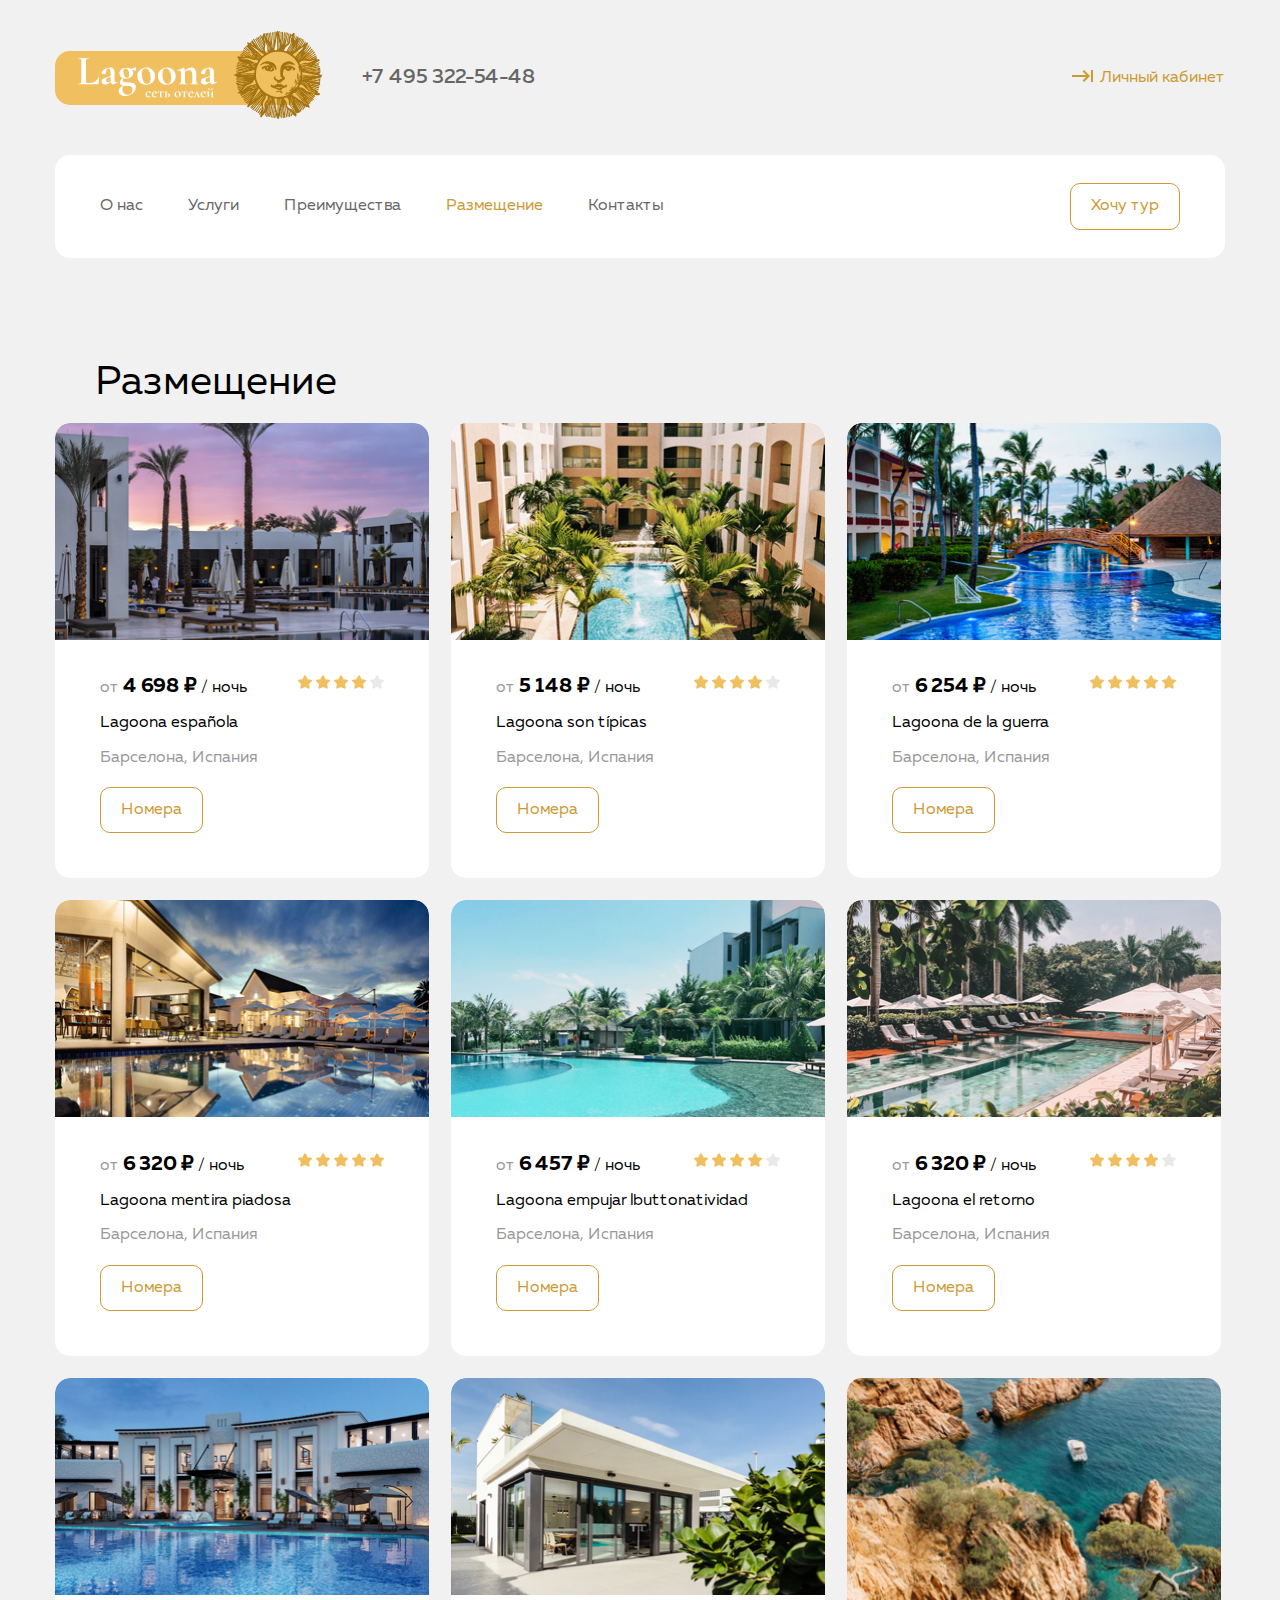
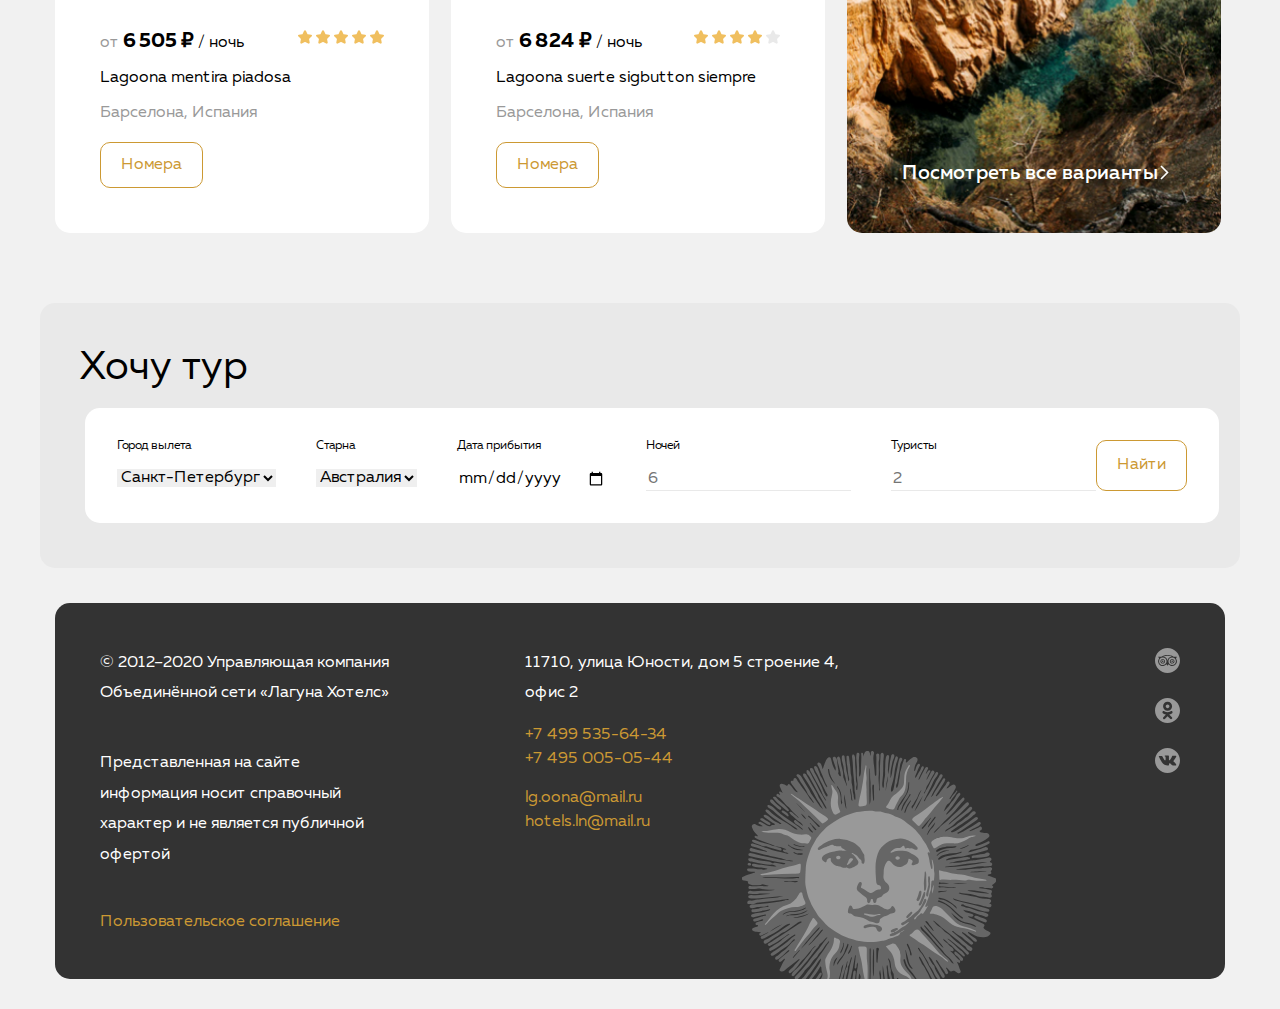
<file: Lagoona/placing.html>
<!DOCTYPE html>
<html lang="ru">
  <head>
    <meta charset="UTF-8" />
    <meta name="viewport" content="width=device-width, initial-scale=1.0" />
    <title>Lagoona</title>
    <link rel="stylesheet" href="css/normalize.css" />
    <link rel="stylesheet" href="css/style.css" />
  </head>
  <body>
    <header class="header">
      <div class="container">
        <div class="header-topline flex">
          <a href="./index.html" class="logo-link">
            <img class="logo-img" src="img/logo2.svg" alt="Logo" />
          </a>
          <address class="header-address">
            <a href="tel:+74953225448" class="header-address-link address-link">
              +7 495 322-54-48
            </a>
          </address>
          <a href="#" class="header-profile-link social-link">
            Личный кабинет
          </a>
        </div>
        <div class="header-bottomline flex">
          <nav class="top-nav">
            <ul class="header-list list-reset flex">
              <li class="header-list-item">
                <a href="./index.html" class="nav-link"> О нас </a>
              </li>
              <li class="header-list-item">
                <a href="./services.html" class="nav-link"> Услуги </a>
              </li>
              <li class="header-list-item">
                <a href="./benefits.html" class="nav-link"> Преимущества </a>
              </li>
              <li class="header-list-item">
                <a href="#" class="nav-link header__link-active">
                  Размещение
                </a>
              </li>
              <li class="header-list-item">
                <a href="./contacts.html" class="nav-link"> Контакты </a>
              </li>
            </ul>
          </nav>
          <a href="./placing.html#tour" class="btn header-btn btn-reset"
            >Хочу тур</a
          >
        </div>
      </div>
    </header>

    <main class="main">
      <section class="section placing">
        <div class="container">
          <h2 class="section-title">Размещение</h2>
          <article class="placing-content">
            <ul class="placing-list list-reset flex">
              <li class="placing-item">
                <div class="item-image-wrap">
                  <img src="img/hotel-1.jpg" alt="Предпросмотр отеля" />
                </div>
                <div class="item-content-wrap">
                  <span class="placing-txt">от</span>
                  <span class="item-cost">4&nbsp;698&nbsp;₽</span
                  ><span class="item-duration"> / ночь</span>
                  <div class="item-rating">
                    <img
                      src="img/star.svg"
                      alt="Рейтинг отеля 4 из 5"
                      class="rating-img"
                    />
                    <img src="img/star.svg" alt="" class="rating-img" />
                    <img src="img/star.svg" alt="" class="rating-img" />
                    <img src="img/star.svg" alt="" class="rating-img" />
                    <img src="img/star-empty.svg" alt="" class="rating-img" />
                  </div>
                  <h3 class="item-title">Lagoona espa&ntilde;ola</h3>
                  <p class="item-place">Барселона, Испания</p>
                  <button class="btn placing-item-review">Номера</button>
                </div>
              </li>
              <li class="placing-item">
                <div class="item-image-wrap">
                  <img src="img/hotel-2.jpg" alt="Предпросмотр отеля" />
                </div>
                <div class="item-content-wrap">
                  <span class="placing-txt">от</span>
                  <span class="item-cost">5&nbsp;148&nbsp;₽</span
                  ><span class="item-duration"> / ночь</span>
                  <div class="item-rating">
                    <img
                      src="img/star.svg"
                      alt="Рейтинг отеля 4 из 5"
                      class="rating-img"
                    />
                    <img src="img/star.svg" alt="" class="rating-img" />
                    <img src="img/star.svg" alt="" class="rating-img" />
                    <img src="img/star.svg" alt="" class="rating-img" />
                    <img src="img/star-empty.svg" alt="" class="rating-img" />
                  </div>
                  <h3 class="item-title">Lagoona son t&iacute;picas</h3>
                  <p class="item-place">Барселона, Испания</p>
                  <button class="btn placing-item-review">Номера</button>
                </div>
              </li>
              <li class="placing-item">
                <div class="item-image-wrap">
                  <img src="img/hotel-3.jpg" alt="Предпросмотр отеля" />
                </div>
                <div class="item-content-wrap">
                  <span class="placing-txt">от</span>
                  <span class="item-cost">6&nbsp;254&nbsp;₽</span
                  ><span class="item-duration"> / ночь</span>
                  <div class="item-rating">
                    <img
                      src="img/star.svg"
                      alt="Рейтинг отеля 5 из 5"
                      class="rating-img"
                    />
                    <img src="img/star.svg" alt="" class="rating-img" />
                    <img src="img/star.svg" alt="" class="rating-img" />
                    <img src="img/star.svg" alt="" class="rating-img" />
                    <img src="img/star.svg" alt="" class="rating-img" />
                  </div>
                  <h3 class="item-title">Lagoona de&nbsp;la&nbsp;guerra</h3>
                  <p class="item-place">Барселона, Испания</p>
                  <button class="btn placing-item-review">Номера</button>
                </div>
              </li>
              <li class="placing-item">
                <div class="item-image-wrap">
                  <img src="img/hotel-4.jpg" alt="Предпросмотр отеля" />
                </div>
                <div class="item-content-wrap">
                  <span class="placing-txt">от</span>
                  <span class="item-cost">6&nbsp;320&nbsp;₽</span
                  ><span class="item-duration"> / ночь</span>
                  <div class="item-rating">
                    <img
                      src="img/star.svg"
                      alt="Рейтинг отеля 5 из 5"
                      class="rating-img"
                    />
                    <img src="img/star.svg" alt="" class="rating-img" />
                    <img src="img/star.svg" alt="" class="rating-img" />
                    <img src="img/star.svg" alt="" class="rating-img" />
                    <img src="img/star.svg" alt="" class="rating-img" />
                  </div>
                  <h3 class="item-title">Lagoona mentira piadosa</h3>
                  <p class="item-place">Барселона, Испания</p>
                  <button class="btn placing-item-review">Номера</button>
                </div>
              </li>
              <li class="placing-item">
                <div class="item-image-wrap">
                  <img src="img/hotel-5.jpg" alt="Предпросмотр отеля" />
                </div>
                <div class="item-content-wrap">
                  <span class="placing-txt">от</span>
                  <span class="item-cost">6&nbsp;457&nbsp;₽</span
                  ><span class="item-duration"> / ночь</span>
                  <div class="item-rating">
                    <img
                      src="img/star.svg"
                      alt="Рейтинг отеля 4 из 5"
                      class="rating-img"
                    />
                    <img src="img/star.svg" alt="" class="rating-img" />
                    <img src="img/star.svg" alt="" class="rating-img" />
                    <img src="img/star.svg" alt="" class="rating-img" />
                    <img src="img/star-empty.svg" alt="" class="rating-img" />
                  </div>
                  <h3 class="item-title">Lagoona empujar lbuttonatividad</h3>
                  <p class="item-place">Барселона, Испания</p>
                  <button class="btn placing-item-review">Номера</button>
                </div>
              </li>
              <li class="placing-item">
                <div class="item-image-wrap">
                  <img src="img/hotel-6.jpg" alt="Предпросмотр отеля" />
                </div>
                <div class="item-content-wrap">
                  <span class="placing-txt">от</span>
                  <span class="item-cost">6&nbsp;320&nbsp;₽</span
                  ><span class="item-duration"> / ночь</span>
                  <div class="item-rating">
                    <img
                      src="img/star.svg"
                      alt="Рейтинг отеля 4 из 5"
                      class="rating-img"
                    />
                    <img src="img/star.svg" alt="" class="rating-img" />
                    <img src="img/star.svg" alt="" class="rating-img" />
                    <img src="img/star.svg" alt="" class="rating-img" />
                    <img src="img/star-empty.svg" alt="" class="rating-img" />
                  </div>
                  <h3 class="item-title">Lagoona el&nbsp;retorno</h3>
                  <p class="item-place">Барселона, Испания</p>
                  <button class="btn placing-item-review">Номера</button>
                </div>
              </li>
              <li class="placing-item">
                <div class="item-image-wrap">
                  <img src="img/hotel-7.jpg" alt="Предпросмотр отеля" />
                </div>
                <div class="item-content-wrap">
                  <span class="placing-txt">от</span>
                  <span class="item-cost">6&nbsp;505&nbsp;₽</span
                  ><span class="item-duration"> / ночь</span>
                  <div class="item-rating">
                    <img
                      src="img/star.svg"
                      alt="Рейтинг отеля 5 из 5"
                      class="rating-img"
                    />
                    <img src="img/star.svg" alt="" class="rating-img" />
                    <img src="img/star.svg" alt="" class="rating-img" />
                    <img src="img/star.svg" alt="" class="rating-img" />
                    <img src="img/star.svg" alt="" class="rating-img" />
                  </div>
                  <h3 class="item-title">Lagoona mentira piadosa</h3>
                  <p class="item-place">Барселона, Испания</p>
                  <button class="btn placing-item-review">Номера</button>
                </div>
              </li>
              <li class="placing-item">
                <div class="item-image-wrap">
                  <img src="img/hotel-8.jpg" alt="Предпросмотр отеля" />
                </div>
                <div class="item-content-wrap">
                  <span class="placing-txt">от</span>
                  <span class="item-cost">6&nbsp;824&nbsp;₽</span
                  ><span class="item-duration"> / ночь</span>
                  <div class="item-rating">
                    <img
                      src="img/star.svg"
                      alt="Рейтинг отеля 4 из 5"
                      class="rating-img"
                    />
                    <img src="img/star.svg" alt="" class="rating-img" />
                    <img src="img/star.svg" alt="" class="rating-img" />
                    <img src="img/star.svg" alt="" class="rating-img" />
                    <img src="img/star-empty.svg" alt="" class="rating-img" />
                  </div>
                  <h3 class="item-title">Lagoona suerte sigbutton siempre</h3>
                  <p class="item-place">Барселона, Испания</p>
                  <button class="btn placing-item-review">Номера</button>
                </div>
              </li>
              <li class="placing-item closing-item">
                <a href="#" class="placing-view-all-link"
                  >Посмотреть все варианты</a
                >
              </li>
            </ul>
          </article>
        </div>
      </section>
      <section class="section" id="tour">
        <div class="container tour-section">
          <h2 class="section-title tour-title">Хочу тур</h2>
          <fieldset class="fieldset">
            <legend hidden>Регестрация тура</legend>
            <form
              action="https://jsonplaceholder.typicode.com/posts"
              method="post"
              class="form"
            >
              <label class="input-wrapper">
                <span class="label-name">Город вылета</span>
                <select name="city" class="select">
                  <option value="Санкт-Петербург" selected>
                    Санкт-Петербург
                  </option>
                </select>
              </label>
              <label class="input-wrapper">
                <span class="label-name">Старна</span>
                <select name="country" class="select">
                  <option value="Австралия" selected>Австралия</option>
                </select>
              </label>
              <label class="input-wrapper">
                <span class="label-name">Дата прибытия</span>
                <input class="input-date" type="date" name="arr-date" />
              </label>
              <label class="input-wrapper">
                <span class="label-name">Ночей</span>
                <input
                  class="input input-number"
                  type="number"
                  name="night-count"
                  placeholder="6"
                  min="1"
                />
              </label>
              <label class="input-wrapper last-wrap">
                <span class="label-name">Туристы</span>
                <input
                  class="input input-number"
                  type="number"
                  name="tourist-count"
                  placeholder="2"
                  min="1"
                />
              </label>
              <button class="btn form-btn">Найти</button>
            </form>
          </fieldset>
        </div>
      </section>
    </main>

    <footer class="footer">
      <div class="container footer-container">
        <div class="footer-content-wrapper footer-bg-img flex">
          <div class="footer-content-item1">
            <p class="footer-descr">
              &copy;&nbsp;2012&ndash;2020 Управляющая компания Объединённой сети
              &laquo;Лагуна Хотелс&raquo;
            </p>
            <p class="footer-descr">
              Представленная на&nbsp;сайте информация носит справочный характер
              и&nbsp;не&nbsp;является публичной офертой
            </p>
            <a href="#" class="footer-link contact-link-tel"
              >Пользовательское соглашение</a
            >
          </div>
          <div class="footer-content-item2">
            <p class="footer-adress">
              11710, улица Юности, дом 5&nbsp;строение&nbsp;4, офис&nbsp;2
            </p>
            <address class="footer-address">
              <a href="tel:+74995356434" class="contact-link-tel"
                >+7&nbsp;499 535-64-34</a
              >
              <a href="tel:+74950050544" class="contact-link-tel"
                >+7&nbsp;495 005-05-44</a
              >
            </address>
            <div class="footer-link-wrap">
              <a href="mailto:lg.oona@mail.ru" class="contact-link-tel"
                >lg.oona@mail.ru</a
              >
              <a href="mailto:hotels.ln@mail.ru" class="contact-link-tel"
                >hotels.ln@mail.ru</a
              >
            </div>
          </div>
          <div class="footer-content-item3 flex">
            <a href="#" class="footer-soc-link"
              ><svg
                xmlns="http://www.w3.org/2000/svg"
                width="25"
                height="25"
                viewBox="0 0 25 25"
                fill="none"
              >
                <g clip-path="url(#clip0_370726_100)">
                  <path
                    d="M17.1779 11.7844C16.3343 11.7844 15.6441 12.449 15.6441 13.2926C15.6441 14.1362 16.3343 14.8263 17.1523 14.8263C17.9959 14.8263 18.6605 14.1362 18.6605 13.3182C18.6861 12.449 18.0214 11.7844 17.1779 11.7844ZM17.1779 14.0595C16.7433 14.0595 16.411 13.7272 16.411 13.2926C16.411 12.858 16.7433 12.5257 17.1779 12.5257C17.6124 12.5257 17.9447 12.8836 17.9447 13.2926C17.9447 13.7272 17.5869 14.0595 17.1779 14.0595Z"
                  />
                  <path
                    d="M7.7965 9.58598C5.77707 9.56042 4.01327 11.2475 4.06439 13.3948C4.08996 15.3886 5.75151 17.1013 7.84762 17.0757C9.89261 17.0502 11.5542 15.3886 11.5542 13.3436C11.5542 11.2731 9.89261 9.58598 7.7965 9.58598ZM7.84762 15.6187C6.49282 15.6698 5.39364 14.5962 5.39364 13.2925C5.39364 11.9633 6.49282 10.9408 7.71981 10.9663C8.99793 10.9663 10.046 11.9888 10.046 13.2925C10.0715 14.5962 9.04905 15.5676 7.84762 15.6187Z"
                  />
                  <path
                    d="M12.5 0C5.59815 0 0 5.59815 0 12.5C0 19.4018 5.59815 25 12.5 25C19.4018 25 25 19.4018 25 12.5C25 5.59815 19.4018 0 12.5 0ZM19.683 17.3568C18.9161 17.8425 18.0726 18.0726 17.1779 18.0726C16.7945 18.0726 16.411 18.0215 16.0532 17.9192C15.1585 17.6891 14.3916 17.229 13.7525 16.5644C13.6759 16.4877 13.5992 16.3855 13.4969 16.2832C13.1646 16.7945 12.8323 17.2801 12.5 17.7914C12.1677 17.2801 11.8354 16.7945 11.5031 16.3088C11.4775 16.3088 11.4775 16.3343 11.4775 16.3343L11.4519 16.3599C10.6851 17.2801 9.71369 17.817 8.53782 18.0215C7.8732 18.1237 7.23414 18.0981 6.59509 17.9192C5.7004 17.6636 4.93353 17.2035 4.29447 16.4877C3.68098 15.7975 3.3231 15.0051 3.16973 14.0849C3.01636 13.2413 3.19529 12.4233 3.24642 12.2188C3.39979 11.6309 3.62985 11.1196 3.98773 10.6339C4.01329 10.6084 4.01329 10.5317 4.01329 10.5061C3.88548 9.99488 3.62985 9.53475 3.34867 9.07463C3.27198 8.97238 3.19529 8.87013 3.11861 8.74232V8.71676C3.14417 8.71676 3.14417 8.71676 3.16973 8.71676C4.11554 8.71676 5.06134 8.71676 6.00715 8.71676C6.05828 8.71676 6.08384 8.6912 6.13496 8.66564C6.79958 8.23108 7.51533 7.89876 8.25664 7.64314C8.79345 7.4642 9.33026 7.31083 9.89263 7.20858C10.4294 7.10633 10.9662 7.02964 11.5286 7.00408C12.8579 6.90183 13.9315 7.02964 14.6472 7.13189C15.184 7.20858 15.6953 7.33639 16.2065 7.48977C17.1012 7.77095 17.9192 8.15439 18.7116 8.64007C18.7628 8.66564 18.8394 8.6912 18.9161 8.6912C19.8364 8.6912 20.7566 8.6912 21.6769 8.6912C21.7536 8.6912 21.8302 8.6912 21.9069 8.6912C21.9069 8.71676 21.9069 8.71676 21.9069 8.71676C21.8558 8.79345 21.8302 8.84457 21.7791 8.92126C21.4724 9.40694 21.1912 9.89263 21.0378 10.455C21.0122 10.5061 21.0122 10.5572 21.0634 10.6339C21.8814 11.8098 22.137 13.1135 21.8047 14.5194C21.4468 15.7208 20.7566 16.6667 19.683 17.3568Z"
                  />
                  <path
                    d="M7.71982 11.7844C6.90182 11.7844 6.21164 12.4746 6.21164 13.2926C6.21164 14.1362 6.90182 14.8008 7.74538 14.8008C8.56338 14.8008 9.25356 14.1106 9.25356 13.267C9.25356 12.449 8.58894 11.7844 7.71982 11.7844ZM7.74538 14.085C7.31082 14.085 6.95295 13.7527 6.95295 13.2926C6.95295 12.858 7.28526 12.5257 7.71982 12.5257C8.15438 12.5257 8.48669 12.858 8.51225 13.2926C8.53781 13.7272 8.17994 14.0595 7.74538 14.085Z"
                  />
                  <path
                    d="M17.1012 9.61152C15.0562 9.66264 13.4458 11.2986 13.4202 13.3436C13.4202 15.4142 15.1073 17.1268 17.1779 17.1013C19.2484 17.1013 20.9356 15.4397 20.9356 13.3436C20.9356 11.1964 19.1718 9.56039 17.1012 9.61152ZM17.2801 15.6187C15.9253 15.6698 14.8517 14.5962 14.8517 13.2925C14.8517 11.9633 15.9509 10.9408 17.1779 10.9663C18.456 10.9663 19.5041 11.9888 19.5041 13.2925C19.5041 14.5706 18.4816 15.5675 17.2801 15.6187Z"
                  />
                  <path
                    d="M13.9826 9.86723C14.8006 9.10035 15.7975 8.71692 16.9223 8.61467C15.593 8.02674 14.1871 7.77111 12.73 7.74555C11.094 7.71999 9.48361 7.95005 7.97543 8.58911C9.12574 8.6658 10.1227 9.04923 10.9662 9.8161C11.8098 10.583 12.2955 11.5543 12.4744 12.6791C12.6789 11.5799 13.1646 10.6341 13.9826 9.86723Z"
                  />
                </g>
                <defs>
                  <clippath id="clip0_370726_100">
                    <rect width="25" height="25" fill="white" />
                  </clippath>
                </defs>
              </svg>
            </a>
            <a href="#" class="footer-soc-link"
              ><svg
                xmlns="http://www.w3.org/2000/svg"
                width="25"
                height="25"
                viewBox="0 0 25 25"
                fill="none"
              >
                <path
                  d="M10.7106 8.3255C10.7106 9.35605 11.546 10.1916 12.5766 10.1916C13.6071 10.1916 14.4426 9.35605 14.4426 8.3255C14.4426 7.29494 13.6071 6.45948 12.5766 6.45948C11.546 6.45948 10.7106 7.29494 10.7106 8.3255Z"
                />
                <path
                  fill-rule="evenodd"
                  clip-rule="evenodd"
                  d="M12.5 25C19.4036 25 25 19.4035 25 12.5C25 5.59642 19.4036 -2.28882e-05 12.5 -2.28882e-05C5.59644 -2.28882e-05 0 5.59642 0 12.5C0 19.4035 5.59644 25 12.5 25ZM8.06251 8.32543C8.06251 5.83241 10.0835 3.81135 12.5766 3.81135C15.0697 3.81135 17.0907 5.83241 17.0907 8.32543C17.0907 10.8185 15.0697 12.8397 12.5766 12.8397C10.0835 12.8397 8.06251 10.8185 8.06251 8.32543ZM17.1176 15.1617C17.0604 15.2076 15.9774 16.0634 14.1702 16.4316L16.8981 19.1351C17.3778 19.6141 17.3784 20.3912 16.8994 20.8709C16.4205 21.3506 15.6435 21.3513 15.1636 20.8723L12.5153 18.2933L10.1099 20.8557C9.86912 21.1055 9.54789 21.2311 9.22631 21.2311C8.91959 21.2311 8.61261 21.117 8.37443 20.8873C7.88644 20.4168 7.8723 19.6398 8.34283 19.1518L10.932 16.4458C9.07424 16.0863 7.94659 15.2082 7.88852 15.1617C7.3597 14.7376 7.27476 13.9651 7.69885 13.4362C8.12288 12.9074 8.8953 12.8225 9.42424 13.2465C9.4354 13.2555 10.6149 14.1416 12.5153 14.1429C14.4157 14.1416 15.5707 13.2555 15.5819 13.2465C16.1109 12.8225 16.8833 12.9074 17.3073 13.4362C17.7314 13.9651 17.6464 14.7376 17.1176 15.1617Z"
                /></svg
            ></a>
            <a href="#" class="footer-soc-link">
              <svg
                xmlns="http://www.w3.org/2000/svg"
                width="25"
                height="25"
                viewBox="0 0 25 25"
                fill="none"
              >
                <g clip-path="url(#clip0_370726_103)">
                  <path
                    d="M12.5 0C5.59815 0 0 5.59815 0 12.5C0 19.4018 5.59815 25 12.5 25C19.4018 25 25 19.4018 25 12.5C25 5.59815 19.4018 0 12.5 0ZM18.8394 13.8548C19.4274 14.4172 20.0409 14.954 20.5521 15.593C20.7822 15.8742 21.0122 16.1554 21.1656 16.4877C21.3957 16.9478 21.1912 17.4591 20.7822 17.4846H18.226C17.5613 17.5358 17.0501 17.2801 16.59 16.82C16.2321 16.4622 15.8998 16.0787 15.5675 15.6953C15.4397 15.5419 15.2863 15.3885 15.1073 15.2863C14.7495 15.0562 14.4427 15.1329 14.2638 15.4908C14.0593 15.8742 14.0082 16.2832 13.9826 16.6922C13.957 17.3057 13.7781 17.4591 13.1646 17.4846C11.8609 17.5358 10.6339 17.3568 9.50919 16.6922C8.51226 16.1043 7.71983 15.3118 7.05521 14.3916C5.72597 12.6022 4.72903 10.6339 3.80879 8.61451C3.60429 8.15439 3.75767 7.92433 4.26891 7.89876C5.11247 7.8732 5.93046 7.8732 6.77402 7.89876C7.10633 7.89876 7.33639 8.10326 7.46421 8.41001C7.92433 9.50919 8.46114 10.5828 9.15132 11.5542C9.33026 11.8098 9.53475 12.0654 9.79038 12.2699C10.0971 12.4744 10.3016 12.3977 10.455 12.0654C10.5317 11.8609 10.5828 11.6309 10.6084 11.4008C10.6851 10.6339 10.6851 9.86707 10.5572 9.10019C10.4806 8.58895 10.2249 8.2822 9.73925 8.17995C9.48363 8.12883 9.53476 8.05214 9.637 7.89876C9.8415 7.6687 10.046 7.51533 10.4294 7.51533H13.318C13.7781 7.61758 13.8804 7.79652 13.9315 8.25664V11.4775C13.9315 11.6564 14.0082 12.1932 14.3405 12.2955C14.5961 12.3722 14.775 12.1677 14.9284 12.0143C15.6186 11.273 16.1043 10.4039 16.5644 9.50919C16.7689 9.10019 16.9223 8.6912 17.1012 8.2822C17.229 7.97545 17.408 7.82208 17.7658 7.82208H20.5521C20.6288 7.82208 20.7055 7.82208 20.8078 7.84764C21.2679 7.92433 21.3957 8.12883 21.2679 8.58895C21.0378 9.30469 20.6033 9.91819 20.1687 10.5061C19.7086 11.1452 19.1973 11.7587 18.7372 12.4233C18.2771 13.0368 18.3026 13.3435 18.8394 13.8548Z"
                  />
                </g>
                <defs>
                  <clippath id="clip0_370726_103">
                    <rect width="25" height="25" fill="white" />
                  </clippath>
                </defs>
              </svg>
            </a>
          </div>
        </div>
      </div>
    </footer>
  </body>
</html>
</file>
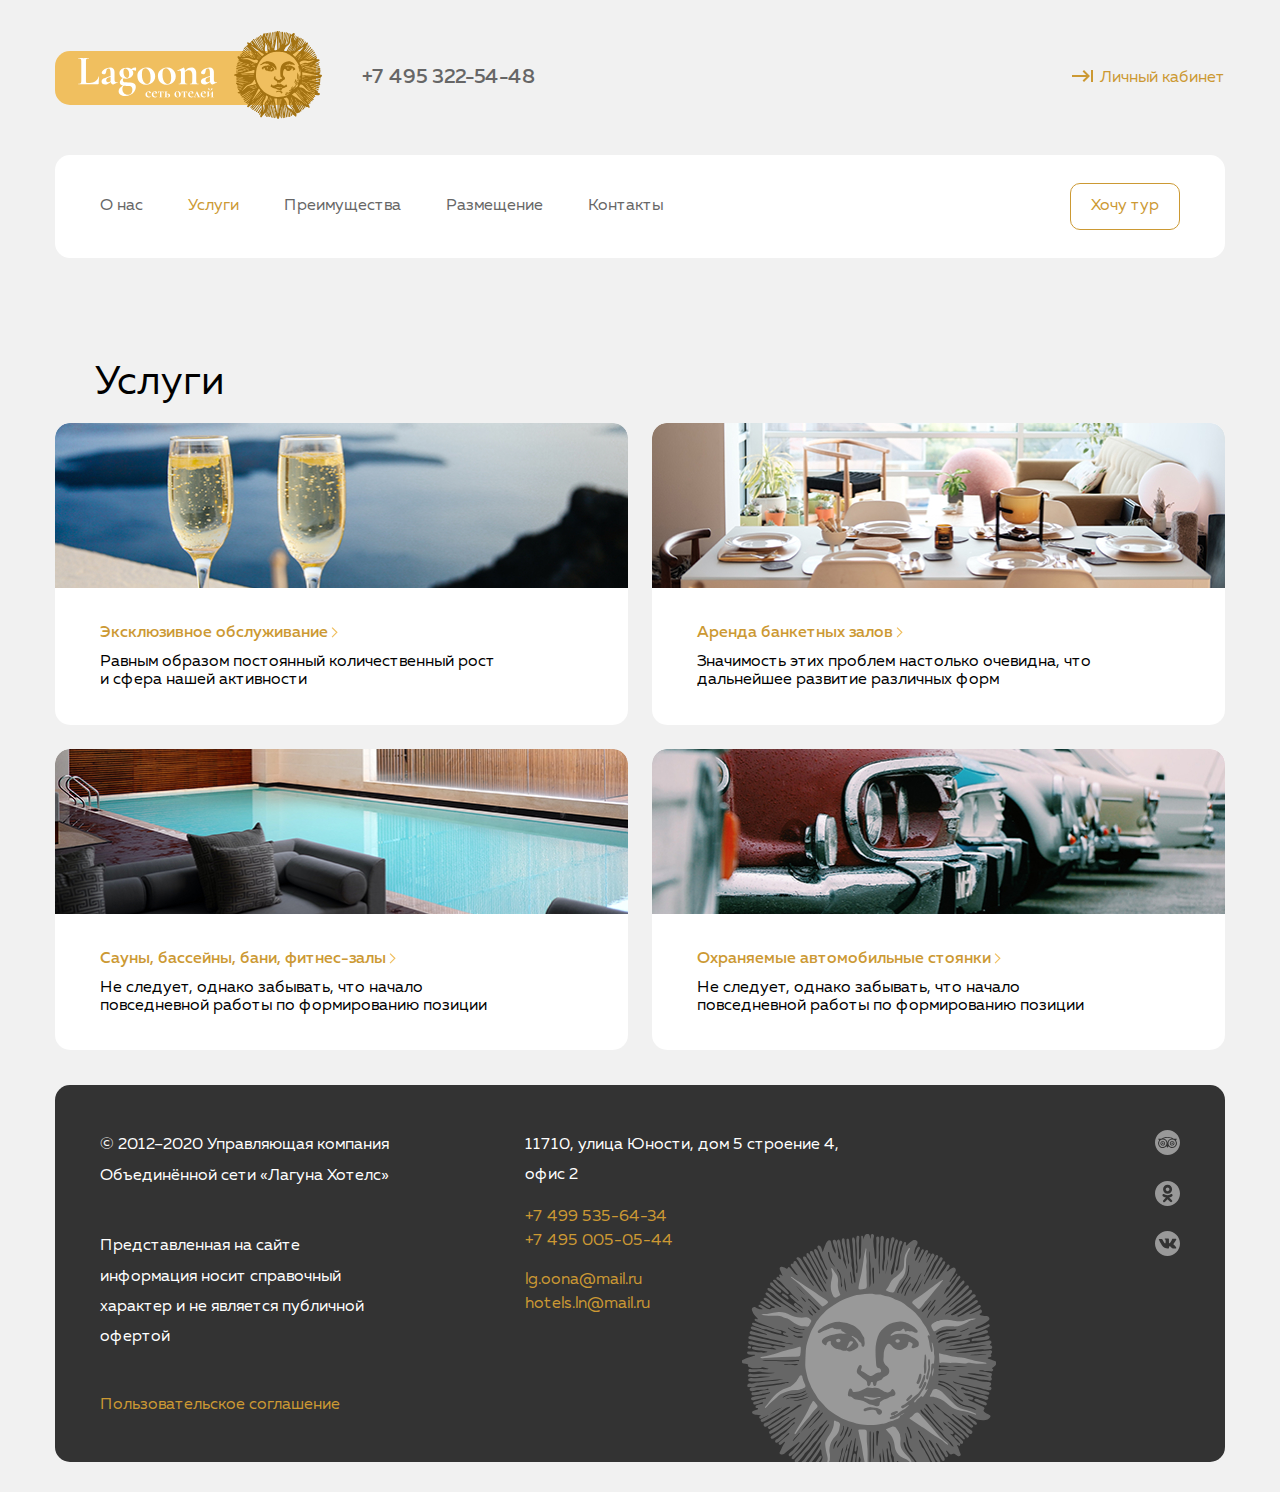
<file: Lagoona/services.html>
<!DOCTYPE html>
<html lang="ru">
  <head>
    <meta charset="UTF-8" />
    <meta name="viewport" content="width=device-width, initial-scale=1.0" />
    <title>Lagoona</title>
    <link rel="stylesheet" href="css/normalize.css" />
    <link rel="stylesheet" href="css/style.css" />
  </head>
  <body>
    <header class="header">
      <div class="container">
        <div class="header-topline flex">
          <a href="./index.html" class="logo-link">
            <img class="logo-img" src="img/logo2.svg" alt="Logo" />
          </a>
          <address class="header-address">
            <a href="tel:+74953225448" class="header-address-link address-link">
              +7 495 322-54-48
            </a>
          </address>
          <a href="#" class="header-profile-link social-link">
            Личный кабинет
          </a>
        </div>
        <div class="header-bottomline flex">
          <nav class="top-nav">
            <ul class="header-list list-reset flex">
              <li class="header-list-item">
                <a href="./index.html" class="nav-link"> О нас </a>
              </li>
              <li class="header-list-item">
                <a href="#" class="nav-link header__link-active"> Услуги </a>
              </li>
              <li class="header-list-item">
                <a href="./benefits.html" class="nav-link"> Преимущества </a>
              </li>
              <li class="header-list-item">
                <a href="./placing.html" class="nav-link"> Размещение </a>
              </li>
              <li class="header-list-item">
                <a href="./contacts.html" class="nav-link"> Контакты </a>
              </li>
            </ul>
          </nav>
          <a href="./placing.html#tour" class="btn header-btn btn-reset"
            >Хочу тур</a
          >
        </div>
      </div>
    </header>

    <main class="mian">
      <section class="section services">
        <div class="container">
          <h2 class="section-title">Услуги</h2>
          <ul class="services-list list-reset flex">
            <li class="services-item services-item-img1">
              <a href="#" class="services-item-title-link">
                <h3 class="services-item-title">Эксклюзивное обслуживание</h3>
              </a>
              <p class="services-item-desc">
                Равным образом постоянный количественный рост и&nbsp;сфера нашей
                активности
              </p>
            </li>
            <li class="services-item services-item-img2">
              <a href="#" class="services-item-title-link">
                <h3 class="services-item-title">Аренда банкетных залов</h3>
              </a>
              <p class="services-item-desc">
                Значимость этих проблем настолько очевидна, что дальнейшее
                развитие различных форм
              </p>
            </li>
            <li class="services-item services-item-img3">
              <a href="#" class="services-item-title-link">
                <h3 class="services-item-title">
                  Сауны, бассейны, бани, фитнес-залы
                </h3>
              </a>
              <p class="services-item-desc">
                Не&nbsp;следует, однако забывать, что начало повседневной работы
                по&nbsp;формированию позиции
              </p>
            </li>
            <li class="services-item services-item-img4">
              <a href="#" class="services-item-title-link">
                <h3 class="services-item-title">
                  Охраняемые автомобильные стоянки
                </h3>
              </a>
              <p class="services-item-desc">
                Не&nbsp;следует, однако забывать, что начало повседневной работы
                по&nbsp;формированию позиции
              </p>
            </li>
          </ul>
        </div>
      </section>
    </main>

    <footer class="footer">
      <div class="container footer-container">
        <div class="footer-content-wrapper footer-bg-img flex">
          <div class="footer-content-item1">
            <p class="footer-descr">
              &copy;&nbsp;2012&ndash;2020 Управляющая компания Объединённой сети
              &laquo;Лагуна Хотелс&raquo;
            </p>
            <p class="footer-descr">
              Представленная на&nbsp;сайте информация носит справочный характер
              и&nbsp;не&nbsp;является публичной офертой
            </p>
            <a href="#" class="footer-link contact-link-tel"
              >Пользовательское соглашение</a
            >
          </div>
          <div class="footer-content-item2">
            <p class="footer-adress">
              11710, улица Юности, дом 5&nbsp;строение&nbsp;4, офис&nbsp;2
            </p>
            <address class="footer-address">
              <a href="tel:+74995356434" class="contact-link-tel"
                >+7&nbsp;499 535-64-34</a
              >
              <a href="tel:+74950050544" class="contact-link-tel"
                >+7&nbsp;495 005-05-44</a
              >
            </address>
            <div class="footer-link-wrap">
              <a href="mailto:lg.oona@mail.ru" class="contact-link-tel"
                >lg.oona@mail.ru</a
              >
              <a href="mailto:hotels.ln@mail.ru" class="contact-link-tel"
                >hotels.ln@mail.ru</a
              >
            </div>
          </div>
          <div class="footer-content-item3 flex">
            <a href="#" class="footer-soc-link"
              ><svg
                xmlns="http://www.w3.org/2000/svg"
                width="25"
                height="25"
                viewBox="0 0 25 25"
                fill="none"
              >
                <g clip-path="url(#clip0_370726_100)">
                  <path
                    d="M17.1779 11.7844C16.3343 11.7844 15.6441 12.449 15.6441 13.2926C15.6441 14.1362 16.3343 14.8263 17.1523 14.8263C17.9959 14.8263 18.6605 14.1362 18.6605 13.3182C18.6861 12.449 18.0214 11.7844 17.1779 11.7844ZM17.1779 14.0595C16.7433 14.0595 16.411 13.7272 16.411 13.2926C16.411 12.858 16.7433 12.5257 17.1779 12.5257C17.6124 12.5257 17.9447 12.8836 17.9447 13.2926C17.9447 13.7272 17.5869 14.0595 17.1779 14.0595Z"
                  />
                  <path
                    d="M7.7965 9.58598C5.77707 9.56042 4.01327 11.2475 4.06439 13.3948C4.08996 15.3886 5.75151 17.1013 7.84762 17.0757C9.89261 17.0502 11.5542 15.3886 11.5542 13.3436C11.5542 11.2731 9.89261 9.58598 7.7965 9.58598ZM7.84762 15.6187C6.49282 15.6698 5.39364 14.5962 5.39364 13.2925C5.39364 11.9633 6.49282 10.9408 7.71981 10.9663C8.99793 10.9663 10.046 11.9888 10.046 13.2925C10.0715 14.5962 9.04905 15.5676 7.84762 15.6187Z"
                  />
                  <path
                    d="M12.5 0C5.59815 0 0 5.59815 0 12.5C0 19.4018 5.59815 25 12.5 25C19.4018 25 25 19.4018 25 12.5C25 5.59815 19.4018 0 12.5 0ZM19.683 17.3568C18.9161 17.8425 18.0726 18.0726 17.1779 18.0726C16.7945 18.0726 16.411 18.0215 16.0532 17.9192C15.1585 17.6891 14.3916 17.229 13.7525 16.5644C13.6759 16.4877 13.5992 16.3855 13.4969 16.2832C13.1646 16.7945 12.8323 17.2801 12.5 17.7914C12.1677 17.2801 11.8354 16.7945 11.5031 16.3088C11.4775 16.3088 11.4775 16.3343 11.4775 16.3343L11.4519 16.3599C10.6851 17.2801 9.71369 17.817 8.53782 18.0215C7.8732 18.1237 7.23414 18.0981 6.59509 17.9192C5.7004 17.6636 4.93353 17.2035 4.29447 16.4877C3.68098 15.7975 3.3231 15.0051 3.16973 14.0849C3.01636 13.2413 3.19529 12.4233 3.24642 12.2188C3.39979 11.6309 3.62985 11.1196 3.98773 10.6339C4.01329 10.6084 4.01329 10.5317 4.01329 10.5061C3.88548 9.99488 3.62985 9.53475 3.34867 9.07463C3.27198 8.97238 3.19529 8.87013 3.11861 8.74232V8.71676C3.14417 8.71676 3.14417 8.71676 3.16973 8.71676C4.11554 8.71676 5.06134 8.71676 6.00715 8.71676C6.05828 8.71676 6.08384 8.6912 6.13496 8.66564C6.79958 8.23108 7.51533 7.89876 8.25664 7.64314C8.79345 7.4642 9.33026 7.31083 9.89263 7.20858C10.4294 7.10633 10.9662 7.02964 11.5286 7.00408C12.8579 6.90183 13.9315 7.02964 14.6472 7.13189C15.184 7.20858 15.6953 7.33639 16.2065 7.48977C17.1012 7.77095 17.9192 8.15439 18.7116 8.64007C18.7628 8.66564 18.8394 8.6912 18.9161 8.6912C19.8364 8.6912 20.7566 8.6912 21.6769 8.6912C21.7536 8.6912 21.8302 8.6912 21.9069 8.6912C21.9069 8.71676 21.9069 8.71676 21.9069 8.71676C21.8558 8.79345 21.8302 8.84457 21.7791 8.92126C21.4724 9.40694 21.1912 9.89263 21.0378 10.455C21.0122 10.5061 21.0122 10.5572 21.0634 10.6339C21.8814 11.8098 22.137 13.1135 21.8047 14.5194C21.4468 15.7208 20.7566 16.6667 19.683 17.3568Z"
                  />
                  <path
                    d="M7.71982 11.7844C6.90182 11.7844 6.21164 12.4746 6.21164 13.2926C6.21164 14.1362 6.90182 14.8008 7.74538 14.8008C8.56338 14.8008 9.25356 14.1106 9.25356 13.267C9.25356 12.449 8.58894 11.7844 7.71982 11.7844ZM7.74538 14.085C7.31082 14.085 6.95295 13.7527 6.95295 13.2926C6.95295 12.858 7.28526 12.5257 7.71982 12.5257C8.15438 12.5257 8.48669 12.858 8.51225 13.2926C8.53781 13.7272 8.17994 14.0595 7.74538 14.085Z"
                  />
                  <path
                    d="M17.1012 9.61152C15.0562 9.66264 13.4458 11.2986 13.4202 13.3436C13.4202 15.4142 15.1073 17.1268 17.1779 17.1013C19.2484 17.1013 20.9356 15.4397 20.9356 13.3436C20.9356 11.1964 19.1718 9.56039 17.1012 9.61152ZM17.2801 15.6187C15.9253 15.6698 14.8517 14.5962 14.8517 13.2925C14.8517 11.9633 15.9509 10.9408 17.1779 10.9663C18.456 10.9663 19.5041 11.9888 19.5041 13.2925C19.5041 14.5706 18.4816 15.5675 17.2801 15.6187Z"
                  />
                  <path
                    d="M13.9826 9.86723C14.8006 9.10035 15.7975 8.71692 16.9223 8.61467C15.593 8.02674 14.1871 7.77111 12.73 7.74555C11.094 7.71999 9.48361 7.95005 7.97543 8.58911C9.12574 8.6658 10.1227 9.04923 10.9662 9.8161C11.8098 10.583 12.2955 11.5543 12.4744 12.6791C12.6789 11.5799 13.1646 10.6341 13.9826 9.86723Z"
                  />
                </g>
                <defs>
                  <clippath id="clip0_370726_100">
                    <rect width="25" height="25" fill="white" />
                  </clippath>
                </defs>
              </svg>
            </a>
            <a href="#" class="footer-soc-link"
              ><svg
                xmlns="http://www.w3.org/2000/svg"
                width="25"
                height="25"
                viewBox="0 0 25 25"
                fill="none"
              >
                <path
                  d="M10.7106 8.3255C10.7106 9.35605 11.546 10.1916 12.5766 10.1916C13.6071 10.1916 14.4426 9.35605 14.4426 8.3255C14.4426 7.29494 13.6071 6.45948 12.5766 6.45948C11.546 6.45948 10.7106 7.29494 10.7106 8.3255Z"
                />
                <path
                  fill-rule="evenodd"
                  clip-rule="evenodd"
                  d="M12.5 25C19.4036 25 25 19.4035 25 12.5C25 5.59642 19.4036 -2.28882e-05 12.5 -2.28882e-05C5.59644 -2.28882e-05 0 5.59642 0 12.5C0 19.4035 5.59644 25 12.5 25ZM8.06251 8.32543C8.06251 5.83241 10.0835 3.81135 12.5766 3.81135C15.0697 3.81135 17.0907 5.83241 17.0907 8.32543C17.0907 10.8185 15.0697 12.8397 12.5766 12.8397C10.0835 12.8397 8.06251 10.8185 8.06251 8.32543ZM17.1176 15.1617C17.0604 15.2076 15.9774 16.0634 14.1702 16.4316L16.8981 19.1351C17.3778 19.6141 17.3784 20.3912 16.8994 20.8709C16.4205 21.3506 15.6435 21.3513 15.1636 20.8723L12.5153 18.2933L10.1099 20.8557C9.86912 21.1055 9.54789 21.2311 9.22631 21.2311C8.91959 21.2311 8.61261 21.117 8.37443 20.8873C7.88644 20.4168 7.8723 19.6398 8.34283 19.1518L10.932 16.4458C9.07424 16.0863 7.94659 15.2082 7.88852 15.1617C7.3597 14.7376 7.27476 13.9651 7.69885 13.4362C8.12288 12.9074 8.8953 12.8225 9.42424 13.2465C9.4354 13.2555 10.6149 14.1416 12.5153 14.1429C14.4157 14.1416 15.5707 13.2555 15.5819 13.2465C16.1109 12.8225 16.8833 12.9074 17.3073 13.4362C17.7314 13.9651 17.6464 14.7376 17.1176 15.1617Z"
                /></svg
            ></a>
            <a href="#" class="footer-soc-link">
              <svg
                xmlns="http://www.w3.org/2000/svg"
                width="25"
                height="25"
                viewBox="0 0 25 25"
                fill="none"
              >
                <g clip-path="url(#clip0_370726_103)">
                  <path
                    d="M12.5 0C5.59815 0 0 5.59815 0 12.5C0 19.4018 5.59815 25 12.5 25C19.4018 25 25 19.4018 25 12.5C25 5.59815 19.4018 0 12.5 0ZM18.8394 13.8548C19.4274 14.4172 20.0409 14.954 20.5521 15.593C20.7822 15.8742 21.0122 16.1554 21.1656 16.4877C21.3957 16.9478 21.1912 17.4591 20.7822 17.4846H18.226C17.5613 17.5358 17.0501 17.2801 16.59 16.82C16.2321 16.4622 15.8998 16.0787 15.5675 15.6953C15.4397 15.5419 15.2863 15.3885 15.1073 15.2863C14.7495 15.0562 14.4427 15.1329 14.2638 15.4908C14.0593 15.8742 14.0082 16.2832 13.9826 16.6922C13.957 17.3057 13.7781 17.4591 13.1646 17.4846C11.8609 17.5358 10.6339 17.3568 9.50919 16.6922C8.51226 16.1043 7.71983 15.3118 7.05521 14.3916C5.72597 12.6022 4.72903 10.6339 3.80879 8.61451C3.60429 8.15439 3.75767 7.92433 4.26891 7.89876C5.11247 7.8732 5.93046 7.8732 6.77402 7.89876C7.10633 7.89876 7.33639 8.10326 7.46421 8.41001C7.92433 9.50919 8.46114 10.5828 9.15132 11.5542C9.33026 11.8098 9.53475 12.0654 9.79038 12.2699C10.0971 12.4744 10.3016 12.3977 10.455 12.0654C10.5317 11.8609 10.5828 11.6309 10.6084 11.4008C10.6851 10.6339 10.6851 9.86707 10.5572 9.10019C10.4806 8.58895 10.2249 8.2822 9.73925 8.17995C9.48363 8.12883 9.53476 8.05214 9.637 7.89876C9.8415 7.6687 10.046 7.51533 10.4294 7.51533H13.318C13.7781 7.61758 13.8804 7.79652 13.9315 8.25664V11.4775C13.9315 11.6564 14.0082 12.1932 14.3405 12.2955C14.5961 12.3722 14.775 12.1677 14.9284 12.0143C15.6186 11.273 16.1043 10.4039 16.5644 9.50919C16.7689 9.10019 16.9223 8.6912 17.1012 8.2822C17.229 7.97545 17.408 7.82208 17.7658 7.82208H20.5521C20.6288 7.82208 20.7055 7.82208 20.8078 7.84764C21.2679 7.92433 21.3957 8.12883 21.2679 8.58895C21.0378 9.30469 20.6033 9.91819 20.1687 10.5061C19.7086 11.1452 19.1973 11.7587 18.7372 12.4233C18.2771 13.0368 18.3026 13.3435 18.8394 13.8548Z"
                  />
                </g>
                <defs>
                  <clippath id="clip0_370726_103">
                    <rect width="25" height="25" fill="white" />
                  </clippath>
                </defs>
              </svg>
            </a>
          </div>
        </div>
      </div>
    </footer>
  </body>
</html>
</file>
<file: Lagoona/css/style.css>
html {
	box-sizing: border-box;
}

*,
*::before,
*::after {
  box-sizing: inherit;
}

a {
	text-decoration: none;
	color: inherit;
}

h1, h2, h3, h4, h5, h6, p {
	margin: 0;
}

img {
	max-width: 100%;
}

body {
	min-width: 1200px;
	font-family: 'Muller', sans-serif;
	background: #F1F1F1;
}

@font-face {
	font-family: "Muller";
	src: local('Muller-Regular'), url(../fonts/MullerRegular.woff2) format('woff2'),
	url(../fonts/MullerRegular.woff) format('woff');
	font-weight: 400;
	font-style: normal;
	font-display: swap;
}

@font-face {
	font-family: "Muller";
	src: local('Muller-Bold'), url(../fonts/MullerBold.woff2) format('woff2'),
	url(../fonts/MullerBold.woff) format('woff');
	font-weight: 700;
	font-style: normal;
	font-display: swap;
}

@font-face {
	font-family: "Muller";
	src: local('Muller-Light'), url(../fonts/MullerLight.woff2) format('woff2'),
	url(../fonts/MullerLight.woff) format('woff');
	font-weight: 300;
	font-style: normal;
	font-display: swap;
}

@font-face {
	font-family: "Muller";
	src: local('Muller-Medium'), url(../fonts/MullerMedium.woff2) format('woff2'),
	url(../fonts/MullerMedium.woff) format('woff');
	font-weight: 500;
	font-style: normal;
	font-display: swap;
}

address {
	font-style: normal;
}

:root {
  --clr-hover: #C93;
  --clr-hover-2: #F0BF5F;
  --clr-focus: #C93;
  --clr-active: #A47312;
}

/* glob */
.list-reset {
	margin: 0;
	padding: 0;
	list-style: none;
}

.btn-reset {
	padding: 0;
	border: none;
	background-color: transparent;
	cursor: pointer;
}

.flex {
	display: flex;
}

.container {
	width: 1200px;
	padding: 0 15px;
	margin: 0 auto;
}

.section {
	padding: 35px 0;
}

.section-title {
	margin: 0px;
	margin-left: 40px;
	margin-bottom: 20px;
	font-size: 40px;
	font-weight: 400;
	line-height: normal;
}

/* Header */
.header {
	margin-bottom: 70px;
}

.header__link-active {
  color: var(--clr-focus);
}

.header-topline {
	padding-top: 30px;
	margin-bottom: 30px;
	align-items: center;
}

.logo-link {
	margin-right: 40px;
	padding-left: 178px;
	background-image: url(../img/logo.svg);
	background-repeat: no-repeat;
	background-position: left center;
}

.header-address {
	margin: 0;
	margin-right: auto;
}

.address-link {
	font-size: 20px;
	font-weight: 500;
	line-height: normal;
	color: #666;
  transition: color .3s ease-in-out, outline .3s ease-in-out;
}
.nav-link {
  transition: color .3s ease-in-out, outline .3s ease-in-out;
}
.address-link:focus, .nav-link:focus {
  color: var(--clr-focus);
  outline: var(--clr-hover) 1px solid;
  outline-offset: 3px;
}
.address-link:hover, .nav-link:hover {
  color: var(--clr-hover);

}
.address-link:active, .nav-link:active {
  color: var(--clr-active);
  outline: none;
}

.header-bottomline {
	align-items: center;
	padding: 28px 45px;
	background: #fff;
	border-radius: 15px;
}
.top-nav {
	margin-right: auto;
}

.header-list-item {
	color: #666;
	font-size: 16px;
	font-weight: 400;
}
.header-list-item:not(:last-child) {
	margin-right: 45px;
}

.header-btn:not(:last-child) {
	margin-right: 40px;
}

.btn {
	padding: 13px 20px;
	color: #C93;
	font-size: 16px;
	border-radius: 10px;
	border: 1px solid #C93;
	background-color: transparent;
  transition: color .3s ease-in-out, background-color .3s ease-in-out;
}

.btn:focus {
  background-color: var(--clr-focus);
  color: #fff;
}
.btn:hover {
  background-color: var(--clr-hover);
  color: #fff;
}
.btn:active {
  background-color: var(--clr-active);
  color: #fff;
}

.header-profile-link {
	padding-left: 29px;
	color: #C93;
	font-size: 16px;
	font-weight: 400;
	line-height: 24px;
	background-position: left -2px;
	background-repeat: no-repeat;
	background-size: 24px 24px;
	background-image: url(../img/keyboard_tab.svg);
}

.social-link {
  transition: color .3s ease-in-out, outline .3s ease-in-out;
}

.social-link:focus {
  color: var(--clr-focus);
  outline: var(--clr-focus) 1px solid;
  outline-offset: 3px;
}
.social-link:hover {
  color: var(--clr-hover-2);
}
.social-link:active {
  color: var(--clr-active);
  outline: none;
}

.article-vertical:not(:last-child) {
	margin-bottom: 25px;
}

.article-vertical {
	padding-top: 40px;
	padding-bottom: 40px;
	padding-left: 45px;
	border-radius: 15px;
	overflow: hidden;
}

.article-fill {
	padding-top: 210px;
	padding-left: 45px;
	padding-bottom: 40px;
}

.article-fill-title {
	margin: 0;
	margin-bottom: 15px;
	font-size: 60px;
	font-weight: 700;
	color: #fff;
}

.article-fill-cost {
	font-size: 30px;
	font-weight: 400;
	color: rgba(255, 255, 255, .8);
}

.fill-article-card-descr {
	max-width: 300px;
	margin-bottom: 45px;
}

.offer-card-content {
	max-width: 420px;
}

.article-vertical-title {
	margin: 0;
	margin-bottom: 15px;
	font-size: 40px;
	font-weight: 700;
	color: #fff;
}

.article-card-descr {
	margin-bottom: 45px;
}

.article-offers {
	gap: 25px;
}
.article-vertical-cost {
	font-size: 20px;
	font-weight: 400;
	color: rgba(255, 255, 255, .8);
}

.article-link {
	display: inline-block;
	font-size: 16px;
	font-weight: 400;
	color: #F0BF5F;
	padding-right: 11px;
	background-position: right center;
	background-repeat: no-repeat;
	background-size: 11px 11px;
	background-image: url(../img/right-arrow.svg);
  transition: color .3s ease-in-out;
}

.article-link:active {
  color: #fff;
}

.offer-img-1 {
	background-repeat: no-repeat;
	background-size: cover;
	background-position: center;
	background-image: url(../img/offer-1.jpg);
}

.offer-img-2 {
	background-repeat: no-repeat;
	background-size: cover;
	background-position: center;
	background-image: url(../img/offer-2.jpg);
}

.offer-img-3 {
	background-repeat: no-repeat;
	background-size: cover;
	background-position: center;
	background-image: url(../img/offer-3.jpg);
}

.cards {
	width: 573px;
	border-radius: 15px;
	overflow: hidden;
}

.cards-left {
	gap: 23px 0;
}
/* About us */
.about-us-descr {
	max-width: 890px;
	font-size: 16px;
	font-weight: 400;
	line-height: 32px;
	color: #000;
}

/* Services  */
.services-list {
	flex-flow: row wrap;
	gap: 24px;
}

.services-item {
	flex-basis: 573px;
	padding-top: 190px;
	padding-left: 45px;
	padding-bottom: 35px;
	background-color: #fff;
	border-radius: 15px;
}

.services-item-title-link h3 {
  transition: color .3s ease-in-out;
}

.services-item-title-link:focus h3 {
  color: var(--clr-focus);
}
.services-item-title-link:hover h3 {
  color: var(--clr-hover-2);
}
.services-item-title-link:active h3 {
  color: var(--clr-active);
}


.services-item-title {
	margin: 0;
	display: inline-block;
	padding-right: 12px;
	background-position: right center;
	background-size: 11px 11px;
	background-repeat: no-repeat;
	background-image: url(../img/right-arrow.svg);
	font-size: 16px;
	font-weight: 500;
	line-height: 40px;
	color: #C93;
}

.services-item-desc {
	margin: 0;
	max-width: 400px;
}

.services-item-img1 {
	background-repeat: no-repeat;
	background-position: center top;
	background-image: url(../img/services-img-1.jpg);
}

.services-item-img2 {
	background-repeat: no-repeat;
	background-position: center top;
	background-image: url(../img/services-img-2.jpg);
}

.services-item-img3 {
	background-repeat: no-repeat;
	background-position: center top;
	background-image: url(../img/services-img-3.jpg);
}

.services-item-img4 {
	background-repeat: no-repeat;
	background-position: center top;
	background-image: url(../img/services-img-4.jpg);
}

.benefits-list {
	flex-flow: row wrap;
}

.benefits {
  padding-bottom: calc(33px - 22px);
}
.benefits-item {
  margin-bottom: 22px;
	flex-basis: 276px;
	padding: 40px 42px 45px 30px;
	background-color: #fff;
	border-radius: 15px;
}


.benefits-item:not(:nth-child(4n)) {
  margin-right: 22px;
}

.benefits-item-descr {
	max-width: 190px;
	padding-top: 77px;
	font-size: 16px;
	font-weight: 400;
	line-height: 32px;
}

.ben-item-img1 {
	background-position: left top;
	background-repeat: no-repeat;
	background-image: url(../img/ben-img-1.svg);
}

.ben-item-img2 {
	background-position: left top;
	background-repeat: no-repeat;
	background-image: url(../img/ben-img-2.svg);
}

.ben-item-img3 {
	background-position: left top;
	background-repeat: no-repeat;
	background-image: url(../img/ben-img-3.svg);
}

.ben-item-img4 {
	background-position: left top;
	background-repeat: no-repeat;
	background-image: url(../img/ben-img-4.svg);
}

.ben-item-img5 {
	background-position: left top;
	background-repeat: no-repeat;
	background-image: url(../img/ben-img-5.svg);
}

.ben-item-img6 {
	background-position: left top;
	background-repeat: no-repeat;
	background-image: url(../img/ben-img-6.svg);
}

.ben-item-img7 {
	background-position: left top;
	background-repeat: no-repeat;
	background-image: url(../img/ben-img-7.svg);
}

.ben-item-img8 {
	background-position: left top;
	background-repeat: no-repeat;
	background-image: url(../img/ben-img-8.svg);
}

/* Placing */
.placing-list {
	flex-flow: row wrap;
	gap: 22px;
}

.placing-item {
	flex-basis: 374px;
	background-color: #fff;
	border-radius: 15px;
}

.closing-item {
	padding-top: 375px;
	padding-bottom: 25px;
	padding-left: 55px;
	border-radius: 15px;
	background-position: center;
	background-size: cover;
	background-repeat: no-repeat;
	background-image: url(../img/hotel-closing.jpg);
}

.item-content-wrap {
	padding: 30px 45px 45px;
	position: relative;
}

.item-rating {
	position: absolute;
	top: 30px;
	right: 45px;
}

.placing-txt {
	font-size: 16px;
	font-weight: 400;
	color: #999;
}

.item-cost {
	font-size: 20px;
	font-weight: 700;
	color: #000;
}

.item-duration {
	font-size: 16px;
	font-weight: 400;
	color: #000;
}

.item-title {
	margin-top: 16px;
	margin-bottom: 16px;
	font-size: 16px;
	font-weight: 400;
	color: #000;
}

.item-place {
	font-size: 16px;
	font-weight: 400;
	color: #999;
	margin-bottom: 20px;
}

.placing-view-all-link {
  position: relative;
	padding-right: 15px;
	font-size: 20px;
	font-weight: 500;
	line-height: 40px;
	color: #fff;
	background-position: right center;
	background-repeat: no-repeat;
	background-size: 15px 15px;
	background-image: url(../img/right-arrow-white.svg);
}
.placing-view-all-link::after {
  content: "";
  position: absolute;
  width: 375px;
  height: 459px;
  top: -387px;
  left: -55px;
}
.item-image-wrap img {
	border-top-left-radius: 15px;
	border-top-right-radius: 15px;
}

/* Tour */
.tour-section {
	padding: 45px;
	border-radius: 15px;
	background-color: #E9E9E9;
}

.tour-title {
	margin-left: -5px;
}

.fieldset {
	padding: 32px;
	margin: 0;
	outline: none;
	border: none;
	border-radius: 15px;
	background: #FFF;
}

.form {
	display: flex;
}

.input-wrapper {
	display: inline-flex;
	flex-flow: column nowrap;
	align-items: flex-start;
	gap: 15px;
	margin-right: 40px;
}

.last-wrap {
	margin-right: auto;
}

.label-name {
	font-size: 12px;
	font-weight: 400;
	color: #000;
}

.input-number {
	border-top: none;
	border-left: none;
	border-right: none;
	border-bottom: 1px solid #E9E9E9;
	font-size: 16px;
	font-weight: 400;
	color: #000;
}
.select, .input-date {
	border: none;
	outline: none;
	font-size: 16px;
	font-weight: 400;
	color: #000;
}

/* Contacts */

.contact-content {
	padding: 45px;
	gap: 52px;
	border-radius: 15px;
	background-color: #fff;
}

.contact-content-left {
	flex-flow: column nowrap;
	flex-basis: 375px;
}

.contact-list-item {
	display: flex;
}

.contact-list-item:not(:last-child) {
	margin-bottom: 25px;
}

.contact-list {
	margin-bottom: auto;
}
.item-title-wrap {
	flex-basis: 140px;
}

.item-descr-wrap {
	flex-basis: 225px;
	margin-bottom: 25px;
}

.contact-btn {
	align-self: flex-start;
	padding: 27px 30px;
}

.contect-item-title {
	font-size: 20px;
	font-weight: 700;
	color: #000;
}

.contact-item-descr {
	font-size: 16px;
	font-weight: 400;
	line-height: 150%;
	color: #000;
}

.contact-link-tel {
  font-size: 16px;
	font-weight: 400;
	line-height: 150%;
	color: #c93;
  transition: color .3s ease-in-out, outline .3s ease-in-out;
}

.contact-link-tel:focus {
  color: var(--clr-focus);
  outline: var(--clr-focus) 1px solid;
  outline-offset: 3px;
}

.contact-link-tel:hover {
  color: var(--clr-hover-2);
}

.contact-link-tel:active {
  color: var(--clr-active);
}

.contact-link {
	font-size: 16px;
	font-weight: 400;
	line-height: 150%;
	color: #c93;
}

.contact-link-mail {
  font-size: 16px;
	font-weight: 400;
	line-height: 150%;
	color: #c93;
  transition: color .3s ease-in-out, outline .3s ease-in-out;
}

.contact-link-mail:focus {
  color: var(--clr-focus);
  outline: var(--clr-focus) 1px solid;
  outline-offset: 3px;
}

.contact-link-mail:hover {
  color: var(--clr-hover-2);
}

.contact-link-mail:active {
  color: var(--clr-active);
}


.contact-link:focus {
  color: var(--clr-focus);
  outline: var(--clr-focus) 1px solid;
  outline-offset: 3px;
}
.contact-link:hover {
  color: var(--clr-hover);

}
.contact-link:active {
  color: var(--clr-active);
  outline: none;
}
.link-descr {
	font-size: 16px;
	font-weight: 400;
	line-height: 150%;
	color: #999;
}

/* Footer */

.footer {
	padding-bottom: 30px;
}
.footer-content-wrapper {
	width: 100%;
	padding: 45px;
	background-color: #333;
	border-radius: 15px;
}

.footer-descr {
	margin-bottom: 40px;
	color: #FFF;
	font-size: 16px;
	font-weight: 400;
	line-height: 190%;
}

.footer-adress {
	margin-bottom: 15px;
	color: #FFF;
	font-size: 16px;
	font-weight: 400;
	line-height: 30px;
}

.footer-address {
	margin-bottom: 15px;
	max-width: 150px;
}

.footer-link-wrap {
	max-width: 150px;
}

.footer-content-item1 {
	flex-basis: 300px;
	margin-right: 125px;
}

.footer-content-item2 {
	flex-basis: 360px;
	margin-right: 270px;
}

.footer-content-item3 {
	justify-self: flex-end;
	flex-flow: column nowrap;
	gap: 20px;
}

.footer-bg-img {
	background-repeat: no-repeat;
	background-position: 75% bottom;
	background-image: url(../img/footer-svg.svg);
}

.footer-soc-link svg {
  fill: #999;
  transition: fill .3s ease-in-out;
}

.footer-soc-link:focus svg {
  fill: var(--clr-focus);
}

.footer-soc-link:hover svg {
  fill: var(--clr-hover);
}

.footer-soc-link:active svg {
  fill: var(--clr-active);
}
</file>
